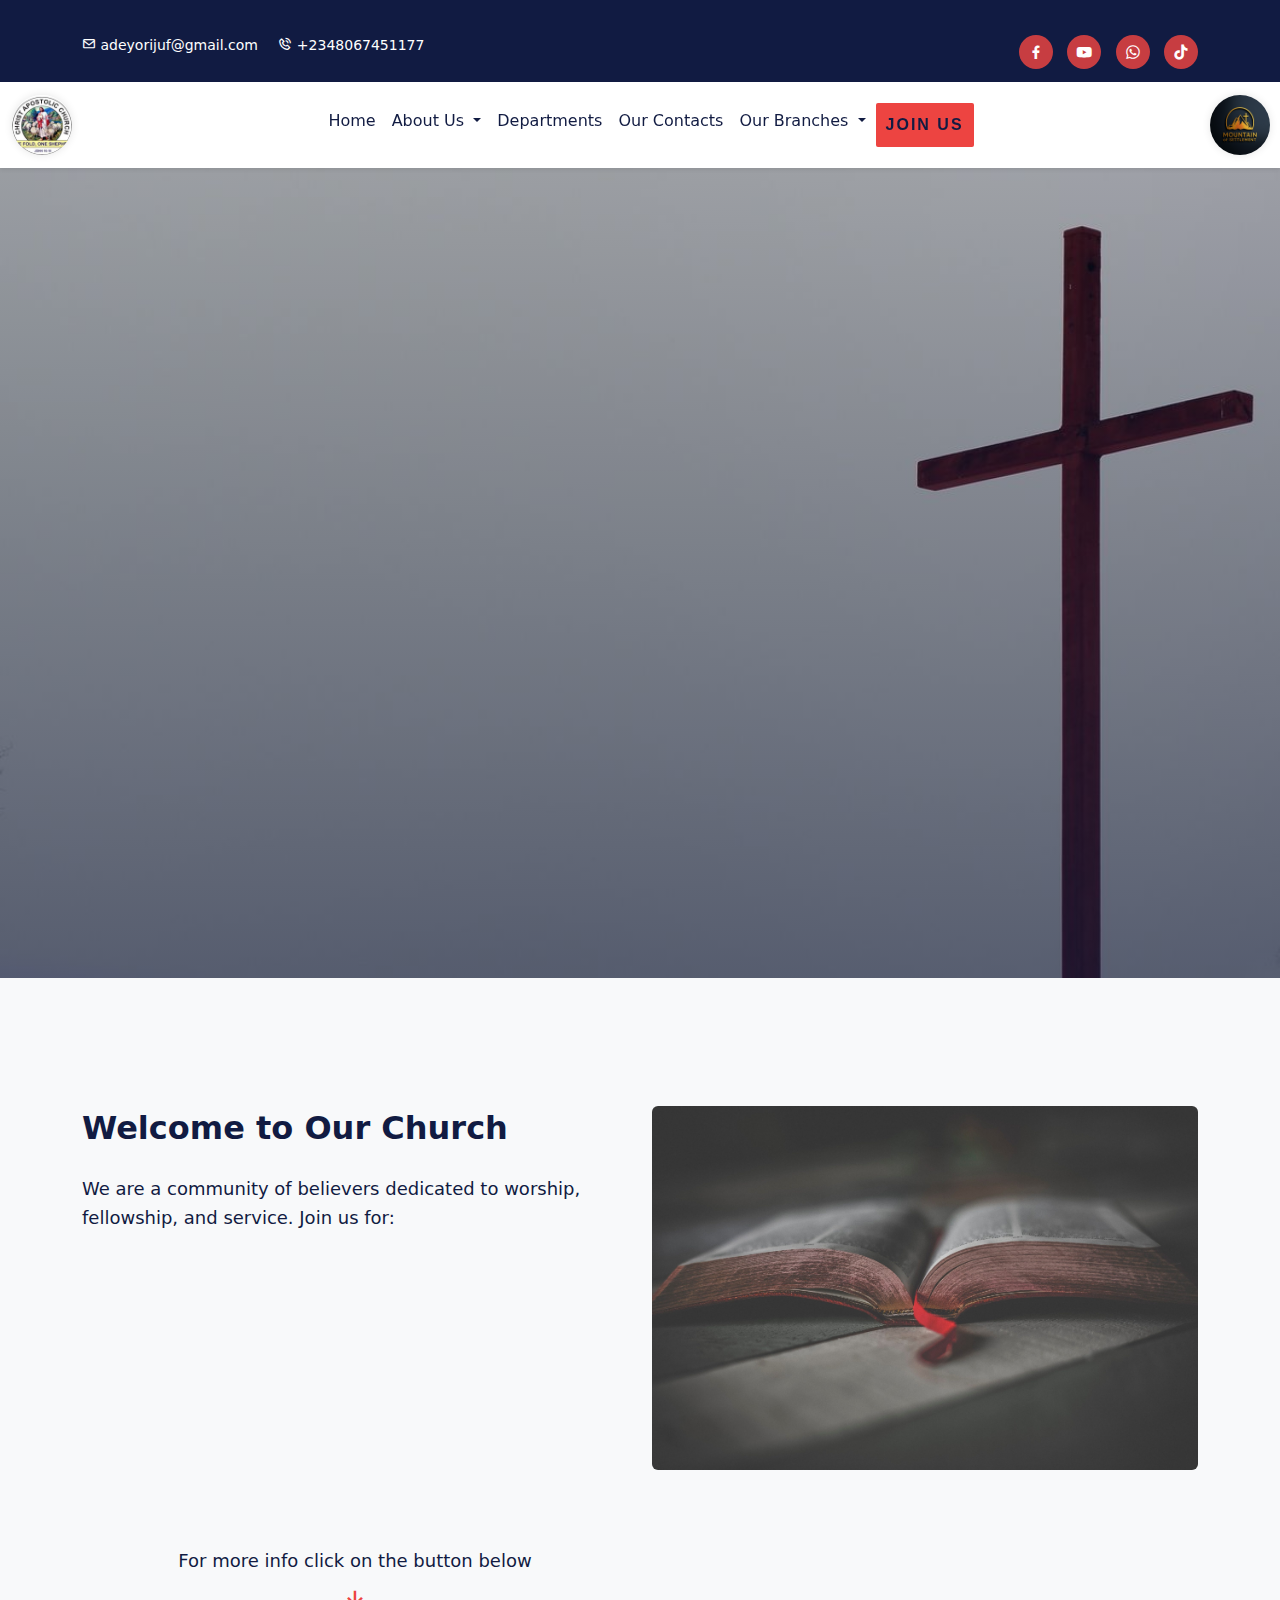
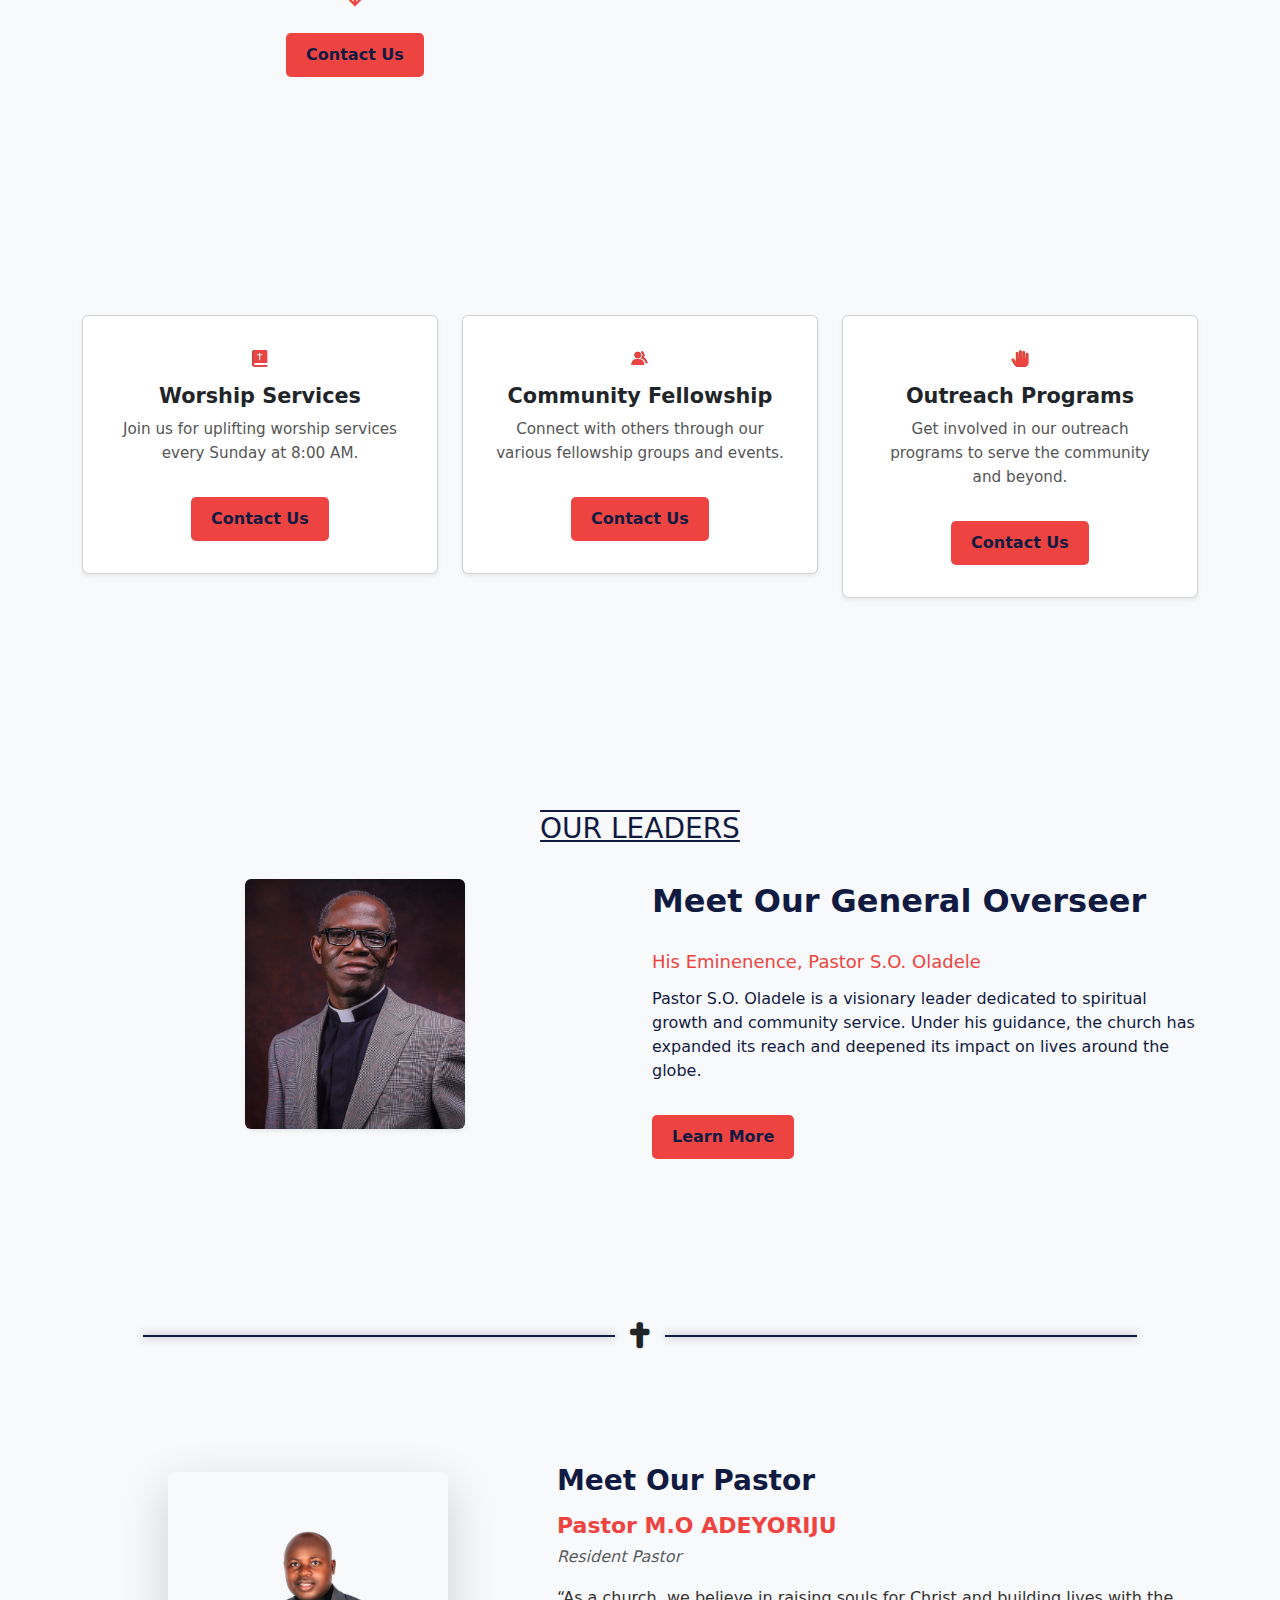
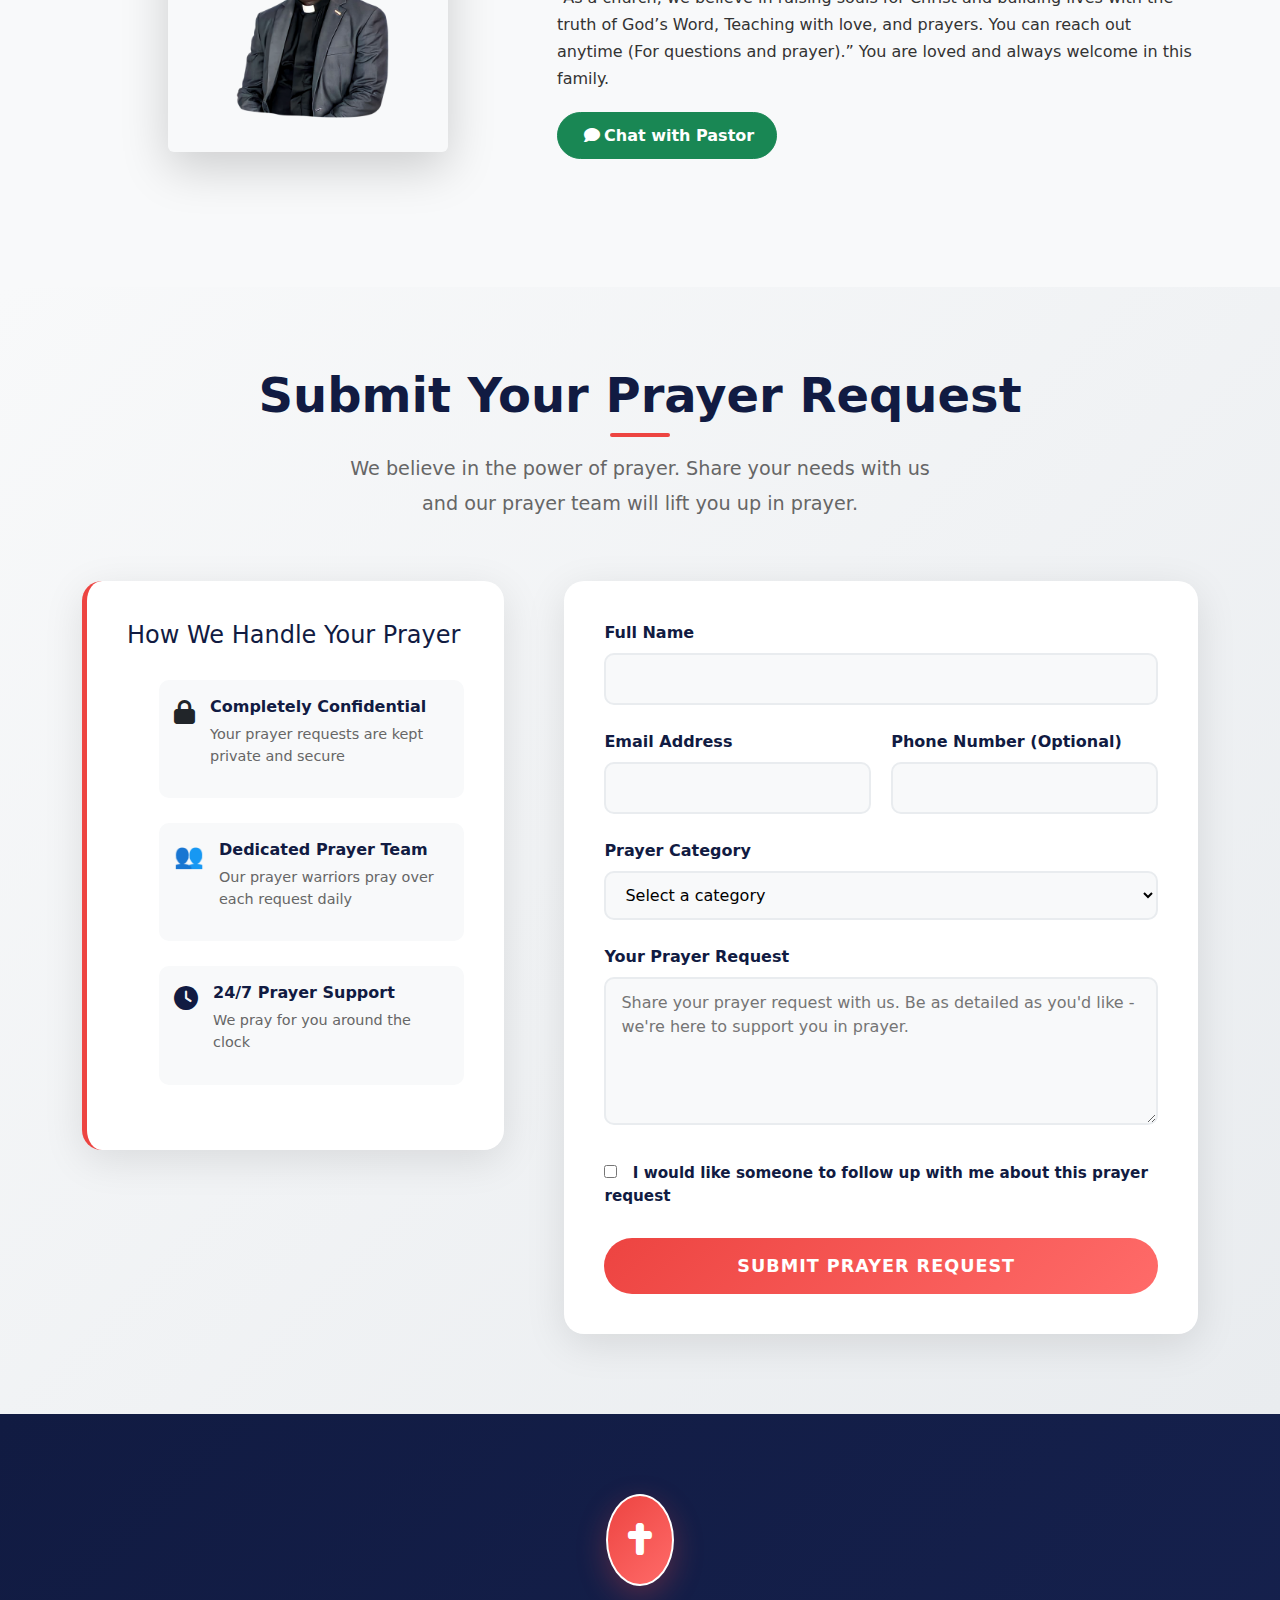
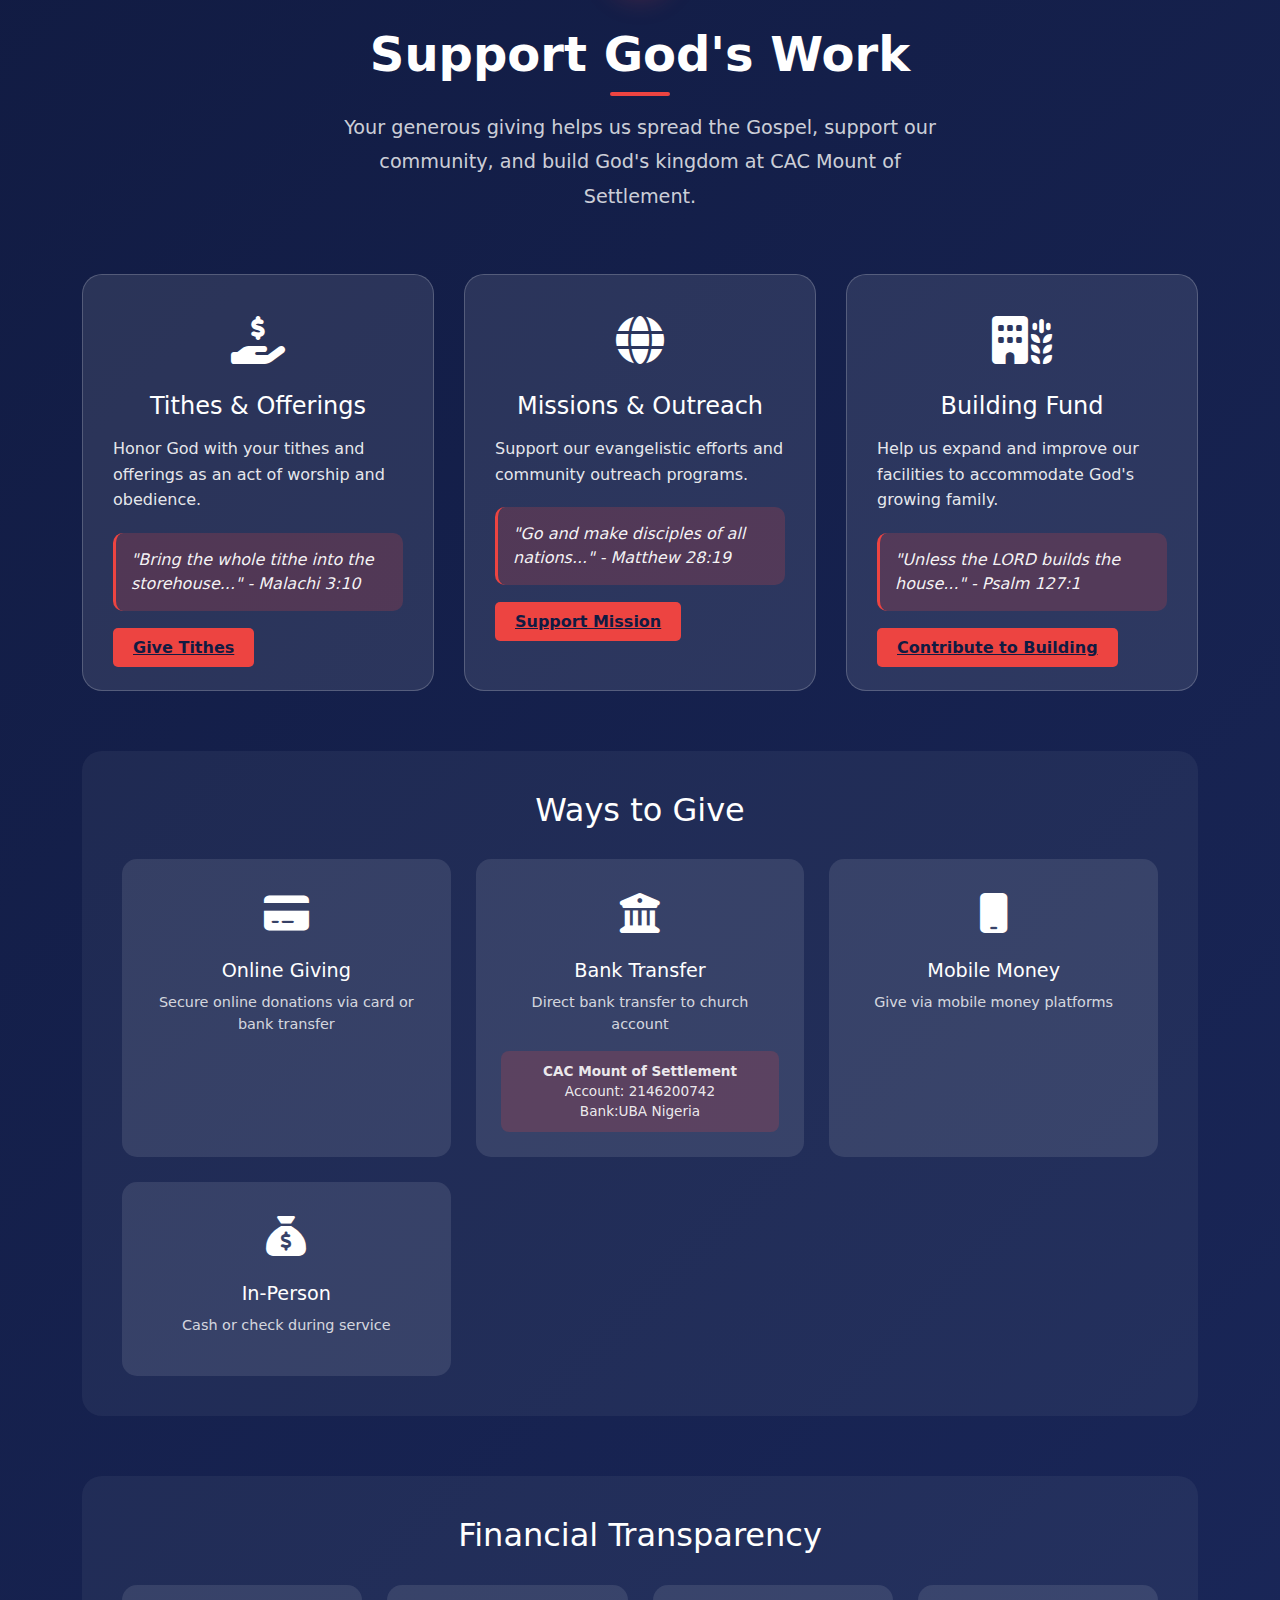
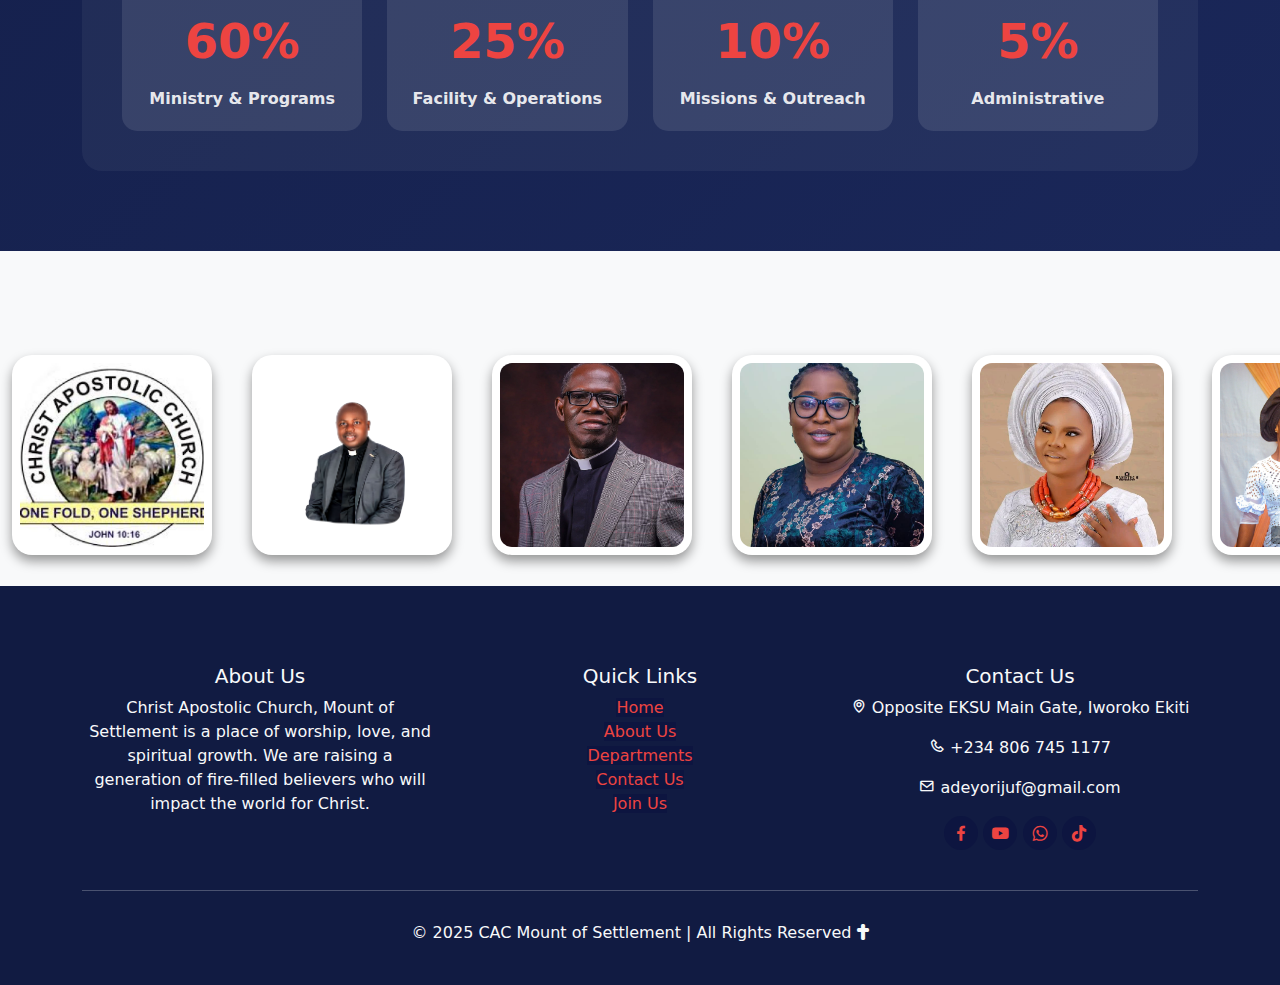
<file: index.html>
<!DOCTYPE html>
<html lang="en">

<head>
  <meta charset="UTF-8">
  <meta name="viewport" content="width=device-width,initial-scale=1.0">
  <title>My Church</title>
  <link rel="stylesheet" href="./css/style.css">
  <link rel="stylesheet" href="./css/bootstrap.min.css">
  <link href="https://unpkg.com/boxicons@2.1.4/css/boxicons.min.css" rel="stylesheet">
  <link href="https://cdnjs.cloudflare.com/ajax/libs/font-awesome/6.6.0/css/all.min.css" rel="stylesheet">




</head>

<body class="bg-light">
  <nav class="top-nav " id="home">
    <div class="container">
      <div class="row justify-content-between">
        <div class="col-auto">
          <p>
            <i class='bx bx-envelope'></i> <span>adeyorijuf@gmail.com</span>
            <i class='bx bx-phone-call ms-3'></i> <span>+2348067451177</span>
          </p>
        </div>
        <div class="col-auto">
          <div class="social-links">
            <a href="https://web.facebook.com/CACMTSFELLOWSHIP"><i class='bx bxl-facebook'></i></a>
            <a href="https://www.youtube.com/@CACMountOfSettlement"><i class='bx bxl-youtube'></i></a>
            <a href="https://wa.me/2347049598471"><i class='bx bxl-whatsapp'></i></a>
            <a href="https://www.tiktok.com/@cacmountofsettlement"><i class="bx bxl-tiktok"></i></a>
          </div>
        </div>
      </div>
    </div>
  </nav>

  <nav class="navbar navbar-expand-lg navbar-light bg-white sticky-top shadow-sm">
    <div class="container-fluid">
      <a class="navbar-brand" href="#"><img src="./img/CAC LOGO.jpg" alt="" class="logo"
          style="width: 100px;height: 100px;"></a>
      <button class="navbar-toggler" type="button" data-bs-toggle="collapse" data-bs-target="#navbarNav"
        aria-controls="navbarNav" aria-expanded="false" aria-label="Toggle navigation">
        <span class="navbar-toggler-icon"></span>
      </button>
      <div class="collapse navbar-collapse  mylink" id="navbarNav">
        <ul class="navbar-nav ">
          <li class="nav-item">
            <a class="nav-link " aria-current="page" href="AboutUs.html" style="color: #111B42;">Home</a>
          </li>
          <li class="nav-item dropdown">
            <a class="nav-link dropdown-toggle" href="AboutUs.html" id="navbarDropdown" role="button"
              data-bs-toggle="dropdown" aria-expanded="false" style="color:#111B42;">
              About Us
            </a>
            <ul class="dropdown-menu" aria-labelledby="navbarDropdown">
              <li><a class="dropdown-item" href="history.html">Our History</a></li>
              <li><a class="dropdown-item" href="mission.html">Our Mission</a></li>
              <li><a class="dropdown-item" href="ourvision.html">Our Vision</a></li>
              <li><a class="dropdown-item" href="corevalues.html">Core Values</a></li>
              <li><a class="dropdown-item" href="beliefs.html">Beliefs</a></li>


            </ul>
          </li>

         
             <li class="nav-item">
            <a class="nav-link " aria-current="page" href="Department.html" style="color: #111B42;">Departments</a>
          </li>
<li class="nav-item">
            <a class="nav-link"  aria-current="page"   href="Contact.html" style="color: #111B42;">Our Contacts</a>
          </li>

          <li class="nav-item dropdown">
            <a class="nav-link dropdown-toggle" href="Department.html" id="navbarDropdown" role="button"
              data-bs-toggle="dropdown" aria-expanded="false" style="color:#111B42;">
              Our Branches
            </a>
            <ul class="dropdown-menu" aria-labelledby="navbarDropdown">
              <li><a class="dropdown-item" href="CAC MTS.html">CAC MTS</a></li>
            </ul>
          </li>

          <div class="read">

            <a href="Contact.html" style=" margin: 2px ; text-decoration: none; " class="my ">JOIN US</a>

          </div>
      </div>
    </div>
    <img src="./img/ChatGPT Image Aug 25, 2025, 04_00_59 PM.png" alt="" class="logo">
  </nav>
  <section class="hero d-flex align-items-center text-center" style="background: linear-gradient(rgba(17, 27, 66, 0.276), rgba(17, 27, 66, 0.619)), 
           url('./img/newcross.jpg') center/cover no-repeat;">
    <div class="container">
      <h1 class="hero-title " style="color: #111B42;"> Christ Apostolic Church </h1>
      <h3>Mount Of Settlement</h3>
      <h2 class="verse">
        "Come unto me, all ye that labour and are heavy laden,and I will give you rest.</span>"
      </h2>
      <p class="verse-ref"> Matthew 11:28</p>
      <p class="hero-subtitle" style="color: #111B42;">Raising a generation of fire-filled believers</p>
      <a href="Contact.html" class="btn mybtn  hero-btn">Join Us</a>
    </div>
  </section>




  <section>
    <div class="container mt-5 mb-5">
      <div class="row">
        <div class="col-md-6">
          <h2 class="mb-4  first">Welcome to Our Church</h2>
          <p class="blue info-text">We are a community of believers dedicated to worship, fellowship, and service. Join
            us for:</p>
          <ul class="activities">
            <li>Sunday Worship: 8:00 AM</li>
            <li>Tuesday Bible Study: 5:00 PM</li>
            <li>Wednesday Word Encounter: 6:00pm</li>
            <li>Every last sunday: CrossOver: 10:00pm</li>
            <li>Youth Group: Fridays at 6:00 PM</li>
          </ul>

          <p class="blue bag"> Whether you are new to the area or looking for a place of worship, we invite you to come
            and experience the love of Christ with us.</p>
          <div class="more-info text-center mt-4">
            <p class="info-text">
              For more info click on the button below
            </p>
            <i class='bx bx-down-arrow-alt arrow-down'></i>
            <br>


            <a href="Contact.html" class="btn mybtn mt-3" style="background-color:  #ed4441;border: none; padding: 10px 20px; 
                color: #111B42; font-weight: 700;">Contact Us</a>
          </div>

        </div>
        <div class="col-md-6 text-center" data-aos="fade-left" data-aos-duration="2000">
          <img src="./img/bible.jpg" alt="Church Image" class="img-fluid rounded">
        </div>
      </div>
    </div>
  </section>

  <section>
    <div class="container mb-5F">
      <div class="row text-center">
        <div class="col-md-4  back">
          <div class="card shadow-sm p-3 mb-5 bg-white rounded">
            <div class="card-body">
              <i class='bx bxs-bible icon mb-3' style="color: #ed4441;"></i>
              <h5 class="card-title">Worship Services</h5>
              <p class="card-text">Join us for uplifting worship services every Sunday at 8:00 AM.</p>
             <a href="Contact.html" class="btn mybtn mt-3" style="background-color:  #ed4441;border: none; padding: 10px 20px; 
                color: #111B42; font-weight: 700;">Contact Us</a>
            </div>
          </div>
        </div>
        <div class="col-md-4">
          <div class="card shadow-sm p-3 mb-5 bg-white rounded">
            <div class="card-body">
              <i class='bx bxs-group icon mb-3' style="color: #ed4441;"></i>
              <h5 class="card-title">Community Fellowship</h5>
              <p class="card-text">Connect with others through our various fellowship groups and events.</p>
 <a href="Contact.html" class="btn mybtn mt-3" style="background-color:  #ed4441;border: none; padding: 10px 20px; 
                color: #111B42; font-weight: 700;">Contact Us</a>
            </div>
          </div>
        </div>
        <div class="col-md-4">
          <div class="card shadow-sm p-3 mb-5 bg-white rounded">
            <div class="card-body">
              <i class='bx bxs-hand icon mb-3' style="color: #ed4441;"></i>
              <h5 class="card-title">Outreach Programs</h5>
              <p class="card-text">Get involved in our outreach programs to serve the community and beyond.</p>
               <a href="Contact.html" class="btn mybtn mt-3" style="background-color:  #ed4441;border: none; padding: 10px 20px; 
                color: #111B42; font-weight: 700;">Contact Us</a>
            </div>
          </div>
        </div>
      </div>
    </div>
  </section>

  <!-- Our GENERAL OVERSEER -->
  <section>
<h3 style="color:#111B42; text-align: center; padding: 3px; margin: 3px;
 text-decoration: overline underline; ">OUR LEADERS</h3>
    <div class="container mb-5">
      <div class="row ">
        <div class="col-md-6 text-center">
          <img src="./img/Pastor-S.-O.-Oladele (1).jpg" alt="General Overseer" class=" rounded shadow-sm"
            style="height: 250px;">
        </div>
        <div class="col-md-6">
          <h2 class="mb-4 first">Meet Our General Overseer</h2>
          <p class="blue info-text" style="color: #ed4441;">His Eminenence, Pastor S.O. Oladele</p>
          <p style="color: #111B42;"> Pastor S.O. Oladele is a visionary leader
            dedicated to spiritual growth and community service.
            Under his guidance, the church has expanded its reach and deepened its impact on lives around the globe.
          </p>

          <a href="Our History.html" class="btn mybtn mt-3" style="background-color:  #ed4441;border: none; padding: 10px 20px; 
                color: #111B42; font-weight: 700;">Learn More</a>

        </div>
      </div>
  </section>
  <div class="divider">
      <span class="line"></span>
      <span class="icon"><i class="fa-solid fa-cross"></i></span>
      <span class="line"></span>
    </div> 

  <!-- Our PASTOR -->
   <section class="pastor py-5">
  <div class="container">
    <div class="row align-items-center">
      
      <div class="col-md-5 text-center mb-4 mb-md-0">
        <img src="./img/pastor adeyoriju_083418[1].png" alt="Our Pastor" 
             class="img-fluid rounded shadow-lg" width="280">
      </div>
      
      <div class="col-md-7">
        <h2 class="mb-3">Meet Our Pastor</h2>
        <h4>Pastor M.O ADEYORIJU</h4>
        <p class="pastor-title text-muted">Resident Pastor</p>
        <p class="pastor-message">
          “As a church, we believe in raising souls for Christ and 
          building lives with the truth of God’s Word, Teaching with love, and prayers. You can reach out anytime (For questions and prayer).”
          You are loved and always welcome in this family.

        </p>
        <a href="https://wa.me/+2348067451177" target="_blank" 
           class="btn btn-success">
           <i class="fa-solid fa-comment" style="margin: 2px; padding: 2px;"></i>Chat with Pastor
        </a>
      </div>
    </div>
  </div>
</section>


<section>
  <section class="prayer-section">
        <div class="container">
            <div class="section-header">
                <h2 class="section-title">Submit Your Prayer Request</h2>
                <p class="section-subtitle">We believe in the power of prayer. Share your needs with us and our prayer team will lift you up in prayer.</p>
            </div>
            <div class="prayer-content">
                <div class="prayer-info">
                    <div class="info-card">
                        <h3>How We Handle Your Prayer</h3>
                        <ul class="prayer-features">
                            <li>
                                <span class="feature-icon"><i class="fa-solid fa-lock"></i></span>
                                <div>
                                    <strong>Completely Confidential</strong>
                                    <p>Your prayer requests are kept private and secure</p>
                                </div>
                            </li>
                            <li>
                                <span class="feature-icon">👥</span>
                                <div>
                                    <strong>Dedicated Prayer Team</strong>
                                    <p>Our prayer warriors pray over each request daily</p>
                                </div>
                            </li>
                            <li>
                                <span class="feature-icon"><i class="fa-solid fa-clock" style="color: #111B42;"></i></span>
                                <div>
                                    <strong>24/7 Prayer Support</strong>
                                    <p>We pray for you around the clock</p>
                                </div>
                            </li>
                        </ul>
                    </div>
                </div>

                <div class="prayer-form-container">
                    <form class="prayer-form" id="prayerForm"><i class="fa-thin fa-box-open"></i>
                        <div class="form-group">
                            <label for="fullName">Full Name</label>
                            <input type="text" id="fullName" name="fullName" required>
                        </div>

                        <div class="form-row">
                            <div class="form-group">
                                <label for="email">Email Address</label>
                                <input type="email" id="email" name="email" required>
                            </div>
                            <div class="form-group">
                                <label for="phone">Phone Number (Optional)</label>
                                <input type="tel" id="phone" name="phone">
                            </div>
                        </div>

                        <div class="form-group">
                            <label for="prayerType">Prayer Category</label>
                            <select id="prayerType" name="prayerType" required>
                                <option value="">Select a category</option>
                                <option value="healing">Healing & Health</option>
                                <option value="family">Family & Relationships</option>
                                <option value="financial">Financial Breakthrough</option>
                                <option value="spiritual">Spiritual Growth</option>
                                <option value="guidance">Guidance & Direction</option>
                                <option value="thanksgiving">Thanksgiving</option>
                                <option value="other">Other</option>
                            </select>
                        </div>

                        <div class="form-group">
                            <label for="prayerRequest">Your Prayer Request</label>
                            <textarea id="prayerRequest" name="prayerRequest" rows="5" placeholder="Share your prayer request with us. Be as detailed as you'd like - we're here to support you in prayer." required></textarea>
                        </div>

                        <div class="form-group checkbox-group">
                            <label class="checkbox-label">
                                <input type="checkbox" id="followUp" name="followUp">
                                <span class="checkmark"></span>
                                I would like someone to follow up with me about this prayer request
                            </label>
                        </div>

                        <button type="submit" class="submit-btn">
                            <span class="btn-text">Submit Prayer Request</span>
                            <span class="btn-icon"></span>
                        </button>
                    </form>
                </div>
            </div>
        </div>
    </section>

    <!-- Give/Donate Section -->
    <section class="donate-section">
        <div class="container">
            <div class="section-header">
                <div class="icon-wrapper">
                    <div class="donate-icon"><i class="fa-solid fa-cross"></i></div>
                </div>
                <h2 class="section-title">Support God's Work</h2>
                <p class="section-subtitle">Your generous giving helps us spread the Gospel, support our community, and build God's kingdom at CAC Mount of Settlement.</p>
            </div>

            <div class="donate-content">
                <div class="giving-options">
                    <div class="giving-card tithes">
                        <div class="card-header">
                            <div class="card-icon"><i class="fa-solid fa-hand-holding-dollar"></i></div>
                            <h3>Tithes & Offerings</h3>
                        </div>
                        <div class="card-content">
                            <p>Honor God with your tithes and offerings as an act of worship and obedience.</p>
                            <div class="scripture">
                                "Bring the whole tithe into the storehouse..." - Malachi 3:10
                            </div>
                            <a href="Contact.html" class="mybtn">Give Tithes</a>
                        </div>
                    </div>

                    <div class="giving-card missions">
                        <div class="card-header">
                            <div class="card-icon"><i class="fa-solid fa-globe"></i></div>
                            <h3>Missions & Outreach</h3>
                        </div>
                        <div class="card-content">
                            <p>Support our evangelistic efforts and community outreach programs.</p>
                            <div class="scripture">
                                "Go and make disciples of all nations..." - Matthew 28:19
                            </div>
                           <a href="Contact.html" class="mybtn">Support Mission</a>
                        </div>
                    </div>

                    <div class="giving-card building">
                        <div class="card-header">
                            <div class="card-icon"><i class="fa-solid fa-building-wheat"></i></div>
                            <h3>Building Fund</h3>
                        </div>
                        <div class="card-content">
                            <p>Help us expand and improve our facilities to accommodate God's growing family.</p>
                            <div class="scripture">
                                "Unless the LORD builds the house..." - Psalm 127:1
                            </div>
                           <a href="Contact.html" class="mybtn">Contribute to Building</a>
                        </div>
                    </div>
                </div>

                <div class="giving-methods">
                    <h3>Ways to Give</h3>
                    <div class="methods-grid">
                        <div class="method-card">
                            <div class="method-icon"><i class="fa-solid fa-credit-card"></i></div>
                            <h4>Online Giving</h4>
                            <p>Secure online donations via card or bank transfer</p>
                        </div>
                        <div class="method-card">
                            <div class="method-icon"><i class="fa-solid fa-building-columns"></i></div>
                            <h4>Bank Transfer</h4>
                            <p>Direct bank transfer to church account</p>
                            <div class="bank-details">
                                <strong>CAC Mount of Settlement</strong><br>
                                <span>Account: 2146200742</span><br>
                                <span>Bank:UBA  Nigeria</span>
                            </div>
                        </div>
                        <div class="method-card">
                            <div class="method-icon"><i class="fa-solid fa-mobile"></i></div>
                            <h4>Mobile Money</h4>
                            <p>Give via mobile money platforms</p>
                        </div>
                        <div class="method-card">
                            <div class="method-icon"><i class="fa-solid fa-sack-dollar"></i></div>
                            <h4>In-Person</h4>
                            <p>Cash or check during service</p>
                        </div>
                    </div>
                </div>

                <div class="transparency-section">
                    <h3>Financial Transparency</h3>
                    <div class="transparency-content">
                        <div class="transparency-item">
                            <div class="percentage">60%</div>
                            <div class="label">Ministry & Programs</div>
                        </div>
                        <div class="transparency-item">
                            <div class="percentage">25%</div>
                            <div class="label">Facility & Operations</div>
                        </div>
                        <div class="transparency-item">
                            <div class="percentage">10%</div>
                            <div class="label">Missions & Outreach</div>
                        </div>
                        <div class="transparency-item">
                            <div class="percentage">5%</div>
                            <div class="label">Administrative</div>
                        </div>
                    </div>
                </div>
            </div>
        </div>
    </section>

    <!-- Success Messages -->
    <div id="successMessage" class="success-modal hidden">
        <div class="modal-content">
            <div class="success-icon"><i class="fa-solid fa-check"></i></div>
            <h3>Thank You!</h3>
            <p id="successText"></p>
            <button onclick="closeSuccessMessage()" class="close-btn">Close</button>
        </div>
    </div>

</section>

<!-- Family Rolling Gallery -->
<section class="rolling-images py-4">
  <div class="container-fluid">
    <div class="rolling-wrapper">
      <!-- First set -->
      <img src="./img/CAC LOGO.jpg" alt="CAC Logo">
      <img src="./img/pastor adeyoriju_083418[1].png" alt="Resident Pastor">
      <img src="./img/Pastor-S.-O.-Oladele (1).jpg" alt="General Overseer">
      <img src="./img/mum.jpg" alt="Good Women Coordinator">
      <img src="./img/mumoyin.jpg" alt="Good Women Secretary">
      <img src="./img/sunday-40.jpg" alt="Good Women PRO">
      <img src="./img/brothercoordinator.jpg" alt="Youth Brother Coordinator">
      <img src="./img/mummie2.jpg" alt="Youth Sister Coordinator">
      <img src="./img/faith0.jpg" alt="Youth Gen Secretary">
      <img src="./img/broadekunle2.jpg" alt="Choir Coordinator">
      <img src="./img/WhatsApp Image 2025-08-29 at 21.30.19_c28d7bfc.jpg" alt="Resident Pastor">
      <img src="./img/churchlogo.png" alt="Church Logo">

      <!-- Duplicate set for smooth loop -->
      <img src="./img/CAC LOGO.jpg" alt="CAC Logo">
      <img src="./img/pastor adeyoriju_083418[1].png" alt="Resident Pastor">
      <img src="./img/Pastor-S.-O.-Oladele (1).jpg" alt="General Overseer">
      <img src="./img/mum.jpg" alt="Good Women Coordinator">
      <img src="./img/mumoyin.jpg" alt="Good Women Secretary">
      <img src="./img/sunday-40.jpg" alt="Good Women PRO">
      <img src="./img/brothercoordinator.jpg" alt="Youth Brother Coordinator">
      <img src="./img/mummie2.jpg" alt="Youth Sister Coordinator">
      <img src="./img/faith0.jpg" alt="Youth Gen Secretary">
      <img src="./img/broadekunle2.jpg" alt="Choir Coordinator">
      <img src="./img/WhatsApp Image 2025-08-29 at 21.30.19_c28d7bfc.jpg" alt="Resident Pastor">
      <img src="./img/churchlogo.png" alt="Church Logo">
    </div>
  </div>
</section>



<!-- Footer -->
<footer class="footer  text-light pt-5">
  <div class="container">
    <div class="row">

      <!-- About Section -->
      <div class="col-md-4 mb-4">
        <h5 class="footer-title">About Us</h5>
        <p class="footer-text">
          Christ Apostolic Church, Mount of Settlement is a place of worship, love, 
          and spiritual growth. We are raising a generation of fire-filled believers 
          who will impact the world for Christ.
        </p>
      </div>

      <!-- Quick Links -->
      <div class="col-md-4 mb-4">
        <h5 class="footer-title">Quick Links</h5>
        <ul class="list-unstyled footer-links">
          <li><a href="index.html">Home</a></li>
          <li><a href="AboutUs.html">About Us</a></li>
          <li><a href="Department.html">Departments</a></li>
          <li><a href="Contact.html">Contact Us</a></li>
          <li><a href="JOINUS.html">Join Us</a></li>
        </ul>
      </div>

      
      <div class="col-md-4 mb-4">
        <h5 class="footer-title">Contact Us</h5>
        <p><i class='bx bx-map'></i> Opposite EKSU Main Gate, Iworoko Ekiti</p>
        <p><i class='bx bx-phone'></i> +234 806 745 1177</p>
        <p><i class='bx bx-envelope'></i> adeyorijuf@gmail.com</p>

        <div class="social-links mt-3">
          <a href="https://facebook.com/C.A.Cmountofsettlement,EksuAdo-Ekiti"><i class='bx bxl-facebook'></i></a>
          <a href="https://youtube.com/cacmountofsettlement"><i class='bx bxl-youtube'></i></a>
          <a href="https://wa.me/2347049598471"><i class='bx bxl-whatsapp'></i></a>
            <a href="https://www.tiktok.com/@cacmountofsettlement"><i class="bx bxl-tiktok"></i></a>
         
        </div>
      </div>
    </div>
   

    <div></div>

    <hr class="footer-divider">

    <!-- Copyright -->
    <div class="row">
      <div class="col-md-12 text-center">
        <p class="mb-0">&copy; 2025 CAC Mount of Settlement | All Rights Reserved <i class="fa-solid fa-cross"></i></p>
      </div>
    </div>
  </div>
</footer>


<script>
  document.addEventListener("DOMContentLoaded", function () {
    const items = document.querySelectorAll(".activities li");

    const observer = new IntersectionObserver((entries) => {
      entries.forEach((entry) => {
        if (entry.isIntersecting) {
          entry.target.classList.add("show");
          observer.unobserve(entry.target); 
        }
      });
    }, { threshold: 0.2 });

    items.forEach((item) => {
      observer.observe(item);
    });
  });
</script>
<script>
  AOS.init();
</script>
<script>
  AOS.init({
    duration: 2000,
  });
</script>

  <script src="./js/jquery-3.7.1.min.js"></script>
  <script src="./js/bootstrap.bundle.min.js"></script>
  <script src="./js/index.js"></script>
  <script src="./js/app.js"></script>
  <script src="./js/aos.js"></script>
</body>

</html>
</file>
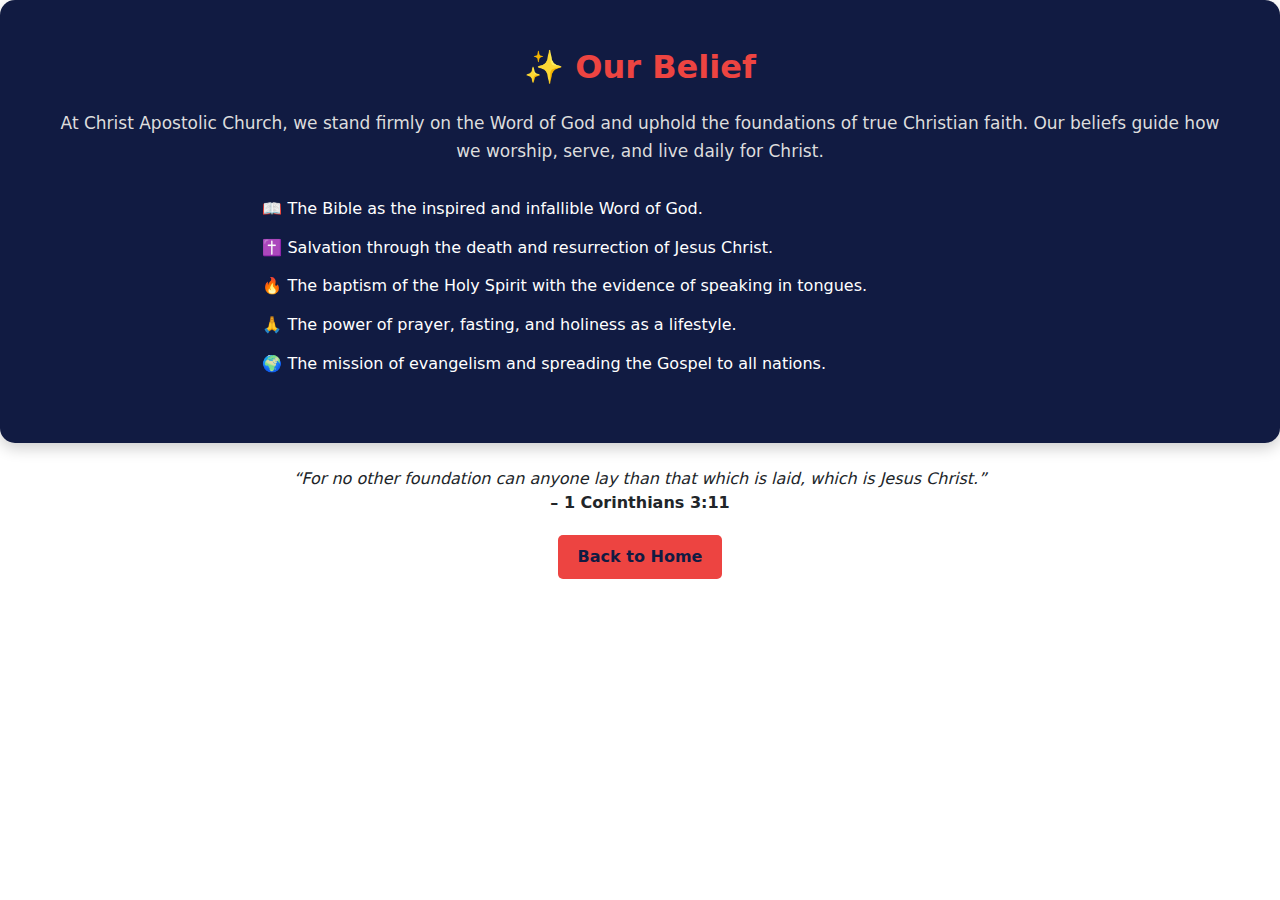
<file: beliefs.html>
<!DOCTYPE html>
<html lang="en">
<head>
    <meta charset="UTF-8">
    <meta name="viewport" content="width=device-width, initial-scale=1.0">
    <title>Document</title>
    <link rel="stylesheet" href="./css/bootstrap.min.css">
    <link href="https://unpkg.com/boxicons@2.1.4/css/boxicons.min.css" rel="stylesheet">
    <link rel="stylesheet" href="./css/style.css">
    <link rel="stylesheet" href="./index.html">
    <link rel="stylesheet" href="./AboutUs.html">

</head>
<body>
    <!-- OUR BELIEF -->
<section class="belief py-5">
  <div class="container text-center">
    <h2 class="mb-4">✨ Our Belief</h2>
    <p class="intro-text mb-4">
      At Christ Apostolic Church, we stand firmly on the Word of God and uphold 
      the foundations of true Christian faith. Our beliefs guide how we worship, 
      serve, and live daily for Christ.
    </p>

    <div class="row justify-content-center">
      <div class="col-md-8">
        <ul class="belief-list text-start">
          <li>📖 The Bible as the inspired and infallible Word of God.</li>
          <li>✝️ Salvation through the death and resurrection of Jesus Christ.</li>
          <li>🔥 The baptism of the Holy Spirit with the evidence of speaking in tongues.</li>
          <li>🙏 The power of prayer, fasting, and holiness as a lifestyle.</li>
          <li>🌍 The mission of evangelism and spreading the Gospel to all nations.</li>
        </ul>
      </div>
    </div>
  </div>
</section>
<!-- Closing Scripture Banner -->
<section class="belief-verse py-4">
  <div class="container text-center">
    <p class="mb-0">
      <em>“For no other foundation can anyone lay than that which is laid, which is Jesus Christ.”</em>  
      <br> <strong>– 1 Corinthians 3:11</strong>
    </p>
    <a href="index.html" class="btn urs  hero-btn" style="background-color: #dfe3f0;">Back to Home</a>
  </div>
</section>


  
  <script src="./js/bootstrap.bundle.min.js"></script>
  <script src="./js/index.js"></script>
</body>
</html>
</file>
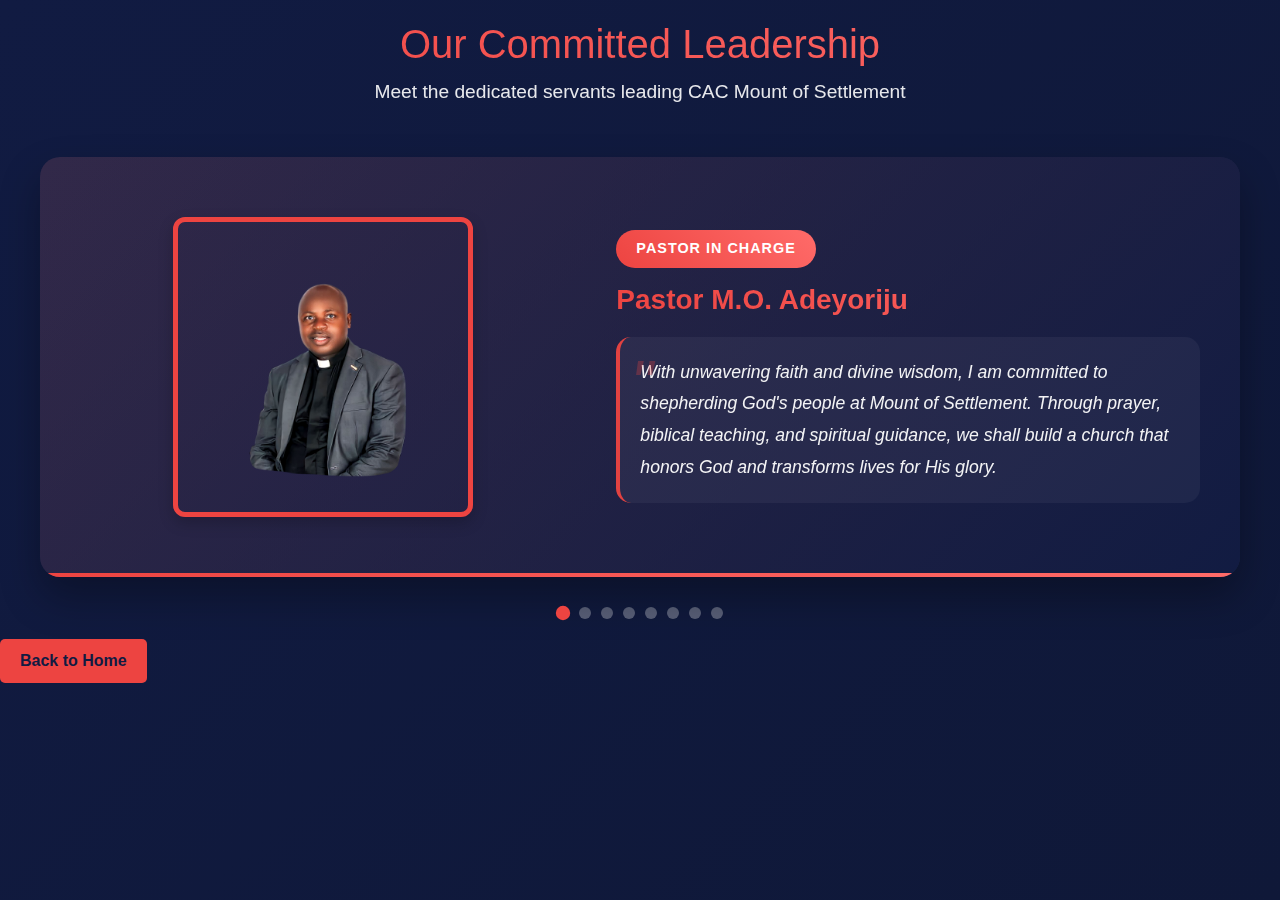
<file: CAC MTS.html>
<!DOCTYPE html>
<html lang="en">
<head>
    <meta charset="UTF-8">
    <meta name="viewport" content="width=device-width, initial-scale=1.0">
   <title>CAC Mount of Settlement - Our Leadership</title>
      <link rel="stylesheet" href="./css/bootstrap.min.css">
  <link href="https://unpkg.com/boxicons@2.1.4/css/boxicons.min.css" rel="stylesheet">
<link href="https://cdnjs.cloudflare.com/ajax/libs/font-awesome/6.5.0/css/all.min.css" rel="stylesheet">
  <link rel="stylesheet" href="./css/style.css">
  <link rel="stylesheet" href="./index.html">

    <!-- Our Leaders Section -->

    
    <style>
        * {
            margin: 0;
            padding: 0;
            box-sizing: border-box;
        }

        body {
            font-family: 'Arial', sans-serif;
            background: linear-gradient(135deg, #111B42 0%, #0f1838 100%);
            min-height: 100vh;
            padding: 20px 0;
        }

        .section-header {
            text-align: center;
            margin-bottom: 50px;
            color: white;
        }

        .section-header h1 {
            font-size: 2.5rem;
            margin-bottom: 10px;
            background: linear-gradient(45deg, #ED4441, #ff6b69);
            -webkit-background-clip: text;
            -webkit-text-fill-color: transparent;
            background-clip: text;
        }

        .section-header p {
            font-size: 1.2rem;
            opacity: 0.9;
        }

        .slider-container {
            max-width: 1200px;
            margin: 0 auto;
            position: relative;
            overflow: hidden;
            border-radius: 20px;
            box-shadow: 0 20px 40px rgba(0, 0, 0, 0.3);
            background: rgba(255, 255, 255, 0.05);
            /* backdrop-filter: blur(10px); */
        }

        .slider-wrapper {
            display: flex;
            transition: transform 0.8s cubic-bezier(0.4, 0, 0.2, 1);
        }

        .slide {
            min-width: 100%;
            display: flex;
            align-items: center;
            padding: 60px 40px;
            gap: 50px;
            background: linear-gradient(135deg, rgba(17, 27, 66, 0.9), rgba(15, 24, 56, 0.8));
        }

        .slide.pastor {
            background: linear-gradient(135deg, rgba(237, 68, 65, 0.1), rgba(17, 27, 66, 0.95));
        }

        .image-section {
            flex: 1;
            display: flex;
            justify-content: center;
            align-items: center;
        }

        .leader-image {
            width: 300px;
            height: 300px;
            border-radius: 50%;
            object-fit: cover;
            border: 5px solid #ED4441;
            box-shadow: 0 15px 30px rgba(237, 68, 65, 0.3);
            transition: transform 0.3s ease;
        }

        .leader-image:hover {
            transform: scale(1.05);
        }

        .content-section {
            flex: 1.2;
            color: white;
        }

        .leader-role {
            display: inline-block;
            background: linear-gradient(45deg, #ED4441, #ff6b69);
            color: white;
            padding: 8px 20px;
            border-radius: 25px;
            font-size: 0.9rem;
            font-weight: 600;
            text-transform: uppercase;
            letter-spacing: 1px;
            margin-bottom: 15px;
        }

        .leader-name {
            font-size: 2.5rem;
            font-weight: 700;
            margin-bottom: 20px;
            background: linear-gradient(45deg, white, #f0f0f0);
            -webkit-background-clip: text;
            -webkit-text-fill-color: transparent;
            background-clip: text;
        }

        .pastor .leader-name {
            background: linear-gradient(45deg, #ED4441, #ff6b69);
            -webkit-background-clip: text;
            -webkit-text-fill-color: transparent;
            background-clip: text;
        }

        .commitment-message {
            font-size: 1.1rem;
            line-height: 1.8;
            opacity: 0.95;
            font-style: italic;
            position: relative;
            padding: 20px;
            background: rgba(255, 255, 255, 0.05);
            border-radius: 15px;
            border-left: 4px solid #ED4441;
        }

        .commitment-message::before {
            content: '"';
            font-size: 4rem;
            color: #ED4441;
            position: absolute;
            top: -10px;
            left: 10px;
            opacity: 0.3;
        }

        .slider-indicators {
            display: flex;
            justify-content: center;
            gap: 10px;
            margin-top: 30px;
        }

        .indicator {
            width: 12px;
            height: 12px;
            border-radius: 50%;
            background: rgba(255, 255, 255, 0.3);
            cursor: pointer;
            transition: all 0.3s ease;
        }

        .indicator.active {
            background: #ED4441;
            transform: scale(1.2);
        }

        .progress-bar {
            height: 4px;
            background: rgba(255, 255, 255, 0.1);
            position: absolute;
            bottom: 0;
            left: 0;
            right: 0;
        }

        .progress-fill {
            height: 100%;
            background: linear-gradient(90deg, #ED4441, #ff6b69);
            width: 0%;
            transition: width 0.1s linear;
        }

        @media (max-width: 768px) {
            .slide {
                flex-direction: column;
                text-align: center;
                padding: 40px 20px;
            }
            
            .leader-image {
                width: 200px;
                height: 200px;
            }
            
            .leader-name {
                font-size: 2rem;
            }
            
            .commitment-message {
                font-size: 1rem;
            }
        }
    </style>
</head>
<body>
    <div class="section-header">
        <h1>Our Committed Leadership</h1>
        <p>Meet the dedicated servants leading CAC Mount of Settlement</p>
    </div>

    <div class="slider-container">
        <div class="slider-wrapper" id="sliderWrapper">
            <!-- Pastor Slide -->
            <div class="slide pastor">
                <div class="image-section">
                    <img src="./img/pastor adeyoriju_083418[1].png" alt="Pastor M.O. Adeyoriju" class="leader-image">
                </div>
                <div class="content-section">
                    <div class="leader-role"> Pastor in Charge</div>
                    <h2 class="leader-name">Pastor M.O. Adeyoriju</h2>
                    <div class="commitment-message">
                        With unwavering faith and divine wisdom, I am committed to shepherding God's people at Mount of Settlement. Through prayer, biblical teaching, and spiritual guidance, we shall build a church that honors God and transforms lives for His glory.
                    </div>
                </div>
            </div>

           

            <!-- Youth Brother Coordinator -->
            <div class="slide">
                <div class="image-section">
                    <img src="./img/brothercoordinator.jpg" alt="Youth Brother Coordinator" class="leader-image">
                </div>
                <div class="content-section">
                    <div class="leader-role">Youth Brother Coordinator</div>
                    <h2 class="leader-name">Brother Ayodele Samuel </h2>
                    <div class="commitment-message">
                        My commitment is to build strong, God-fearing young men who will be pillars in the church. Through discipleship, leadership training, and fellowship, we will develop brothers who serve with integrity and help Mount of Settlement flourish.
                    </div>
                </div>
            </div>
             <!-- Youth Sister Coordinator -->
            <div class="slide">
                <div class="image-section">
                    <img src="./img/mummie2.jpg" alt="Youth Sister Coordinator" class="leader-image">
                </div>
                <div class="content-section">
                    <div class="leader-role">Youth Sister Coordinator</div>
                    <h2 class="leader-name">Sister Babalola Ayomide</h2>
                    <div class="commitment-message">
                        I am dedicated to nurturing our young women in faith, character, and purpose. Through mentorship, biblical teachings, and sisterly love, we will raise godly daughters who will impact their generation and contribute to the growth of Mount of Settlement.
                    </div>
                </div>
            </div>

            <!-- Youth General Secretary -->
            <div class="slide">
                <div class="image-section">
                    <img src="./img/faith0.jpg" alt="Youth General Secretary" class="leader-image">
                </div>
                <div class="content-section">
                    <div class="leader-role">ASS.Youth General Secretary</div>
                    <h2 class="leader-name"> Sister Faith </h2>
                    <div class="commitment-message">
                        I am committed to excellence in organizing and coordinating youth activities that build faith and foster unity. Through effective planning, communication, and administrative support, I will ensure our youth ministry thrives and contributes significantly to church growth.
                    </div>
                </div>
            </div>

            <!-- Good Women Coordinator -->
            <div class="slide">
                <div class="image-section">
                    <img src="./img/mum.jpg" alt="Good Women Coordinator" class="leader-image">
                </div>
                <div class="content-section">
                    <div class="leader-role">Good Women Coordinator</div>
                    <h2 class="leader-name">MRS ADEYORIJU T.F</h2>
                    <div class="commitment-message">
                        I am devoted to empowering women in our congregation through prayer, fellowship, and service. Together, we will support families, minister to the community, and be instrumental in the spiritual and numerical growth of Mount of Settlement.
                    </div>
                </div>
            </div>

            <!-- Good Women General Secretary -->
            <div class="slide">
                <div class="image-section">
                    <img src="./img/broadekunle2.jpg" alt="Good Women General Secretary" class="leader-image">
                </div>
                <div class="content-section">
                    <div class="leader-role">Choir Coordinator</div>
                    <h2 class="leader-name">Bro Adelugba Adekunle</h2>
                    <div class="commitment-message">
                        My dedication lies in ensuring that with the help of God through music and song our church will be lifted to a higher height. I will strive to train and lead the choir to excellence in worship, creating an atmosphere where lives are transformed and God is glorified.
                    </div>
                </div>
            </div>

            <!-- Good Women General Secretary -->
            <div class="slide">
                <div class="image-section">
                    <img src="./img/mumoyin.jpg" alt="Good Women General Secretary" class="leader-image">
                </div>
                <div class="content-section">
                    <div class="leader-role">Good Women General Secretary</div>
                    <h2 class="leader-name">Ms Folashade</h2>
                    <div class="commitment-message">
                        My dedication lies in ensuring seamless coordination of women's ministry activities. Through careful planning, record-keeping, and communication, I will support our coordinator and help create an environment where women thrive and the church prospers.
                    </div>
                </div>
            </div>

            <!-- Good Women PRO -->
            <div class="slide">
                <div class="image-section">
                    <img src="./img/sunday-40.jpg" alt="Good Women PRO" class="leader-image">
                </div>
                <div class="content-section">
                    <div class="leader-role">Good Women PRO</div>
                    <h2 class="leader-name">Mrs Hepzibah B.</h2>
                    <div class="commitment-message">
                        I am passionate about sharing the wonderful works of God through our women's ministry. By effectively communicating our activities, testimonies, and impact, I will help attract more souls to Christ and contribute to the expansion of Mount of Settlement.
                    </div>
                </div>
            </div>
        </div>

        <div class="progress-bar">
            <div class="progress-fill" id="progressFill"></div>
        </div>
    </div>

    <div class="slider-indicators" id="indicators"></div>
 <a href="index.html" class="btn urs  hero-btn" style="background-color: #dfe3f0;">Back to Home</a>
    <script>
        class AutoSlider {
            constructor() {
                this.currentSlide = 0;
                this.slides = document.querySelectorAll('.slide');
                this.totalSlides = this.slides.length;
                this.sliderWrapper = document.getElementById('sliderWrapper');
                this.progressFill = document.getElementById('progressFill');
                this.indicatorsContainer = document.getElementById('indicators');
                this.autoSlideInterval = null;
                this.slideTime = 5000; // 5 seconds per slide
                
                this.init();
            }

            init() {
                this.createIndicators();
                this.updateSlider();
                this.startAutoSlide();
                this.addEventListeners();
            }

            createIndicators() {
                for (let i = 0; i < this.totalSlides; i++) {
                    const indicator = document.createElement('div');
                    indicator.classList.add('indicator');
                    if (i === 0) indicator.classList.add('active');
                    indicator.addEventListener('click', () => this.goToSlide(i));
                    this.indicatorsContainer.appendChild(indicator);
                }
            }

            updateSlider() {
                const translateX = -this.currentSlide * 100;
                this.sliderWrapper.style.transform = `translateX(${translateX}%)`;
                
                // Update indicators
                const indicators = document.querySelectorAll('.indicator');
                indicators.forEach((indicator, index) => {
                    indicator.classList.toggle('active', index === this.currentSlide);
                });
            }

            goToSlide(slideIndex) {
                this.currentSlide = slideIndex;
                this.updateSlider();
                this.resetAutoSlide();
            }

            nextSlide() {
                this.currentSlide = (this.currentSlide + 1) % this.totalSlides;
                this.updateSlider();
            }

            startAutoSlide() {
                this.startProgressBar();
                this.autoSlideInterval = setInterval(() => {
                    this.nextSlide();
                    this.startProgressBar();
                }, this.slideTime);
            }

            resetAutoSlide() {
                clearInterval(this.autoSlideInterval);
                this.startAutoSlide();
            }

            startProgressBar() {
                this.progressFill.style.width = '0%';
                this.progressFill.style.transition = 'none';
                
                setTimeout(() => {
                    this.progressFill.style.transition = `width ${this.slideTime}ms linear`;
                    this.progressFill.style.width = '100%';
                }, 50);
            }

            addEventListeners() {
                // Pause on hover
                const container = document.querySelector('.slider-container');
                container.addEventListener('mouseenter', () => {
                    clearInterval(this.autoSlideInterval);
                    this.progressFill.style.animationPlayState = 'paused';
                });
                
                container.addEventListener('mouseleave', () => {
                    this.startAutoSlide();
                });

                // Touch/swipe support for mobile
                let startX = 0;
                let endX = 0;

                container.addEventListener('touchstart', (e) => {
                    startX = e.touches[0].clientX;
                });

                container.addEventListener('touchend', (e) => {
                    endX = e.changedTouches[0].clientX;
                    const diff = startX - endX;
                    
                    if (Math.abs(diff) > 50) { // Minimum swipe distance
                        if (diff > 0) {
                            // Swipe left - next slide
                            this.nextSlide();
                        } else {
                            // Swipe right - previous slide
                            this.currentSlide = this.currentSlide === 0 ? this.totalSlides - 1 : this.currentSlide - 1;
                            this.updateSlider();
                        }
                        this.resetAutoSlide();
                    }
                });
            }
        }

        // Initialize the slider when the page loads
        document.addEventListener('DOMContentLoaded', () => {
            new AutoSlider();
        });
    </script>
<!-- </body>
</html> -->


<script src="https://cdn.jsdelivr.net/npm/bootstrap@5.3.0/dist/js/bootstrap.bundle.min.js"></script>
<script src="./js/bootstrap.bundle.min.js"></script>
</body>
</html>
</file>
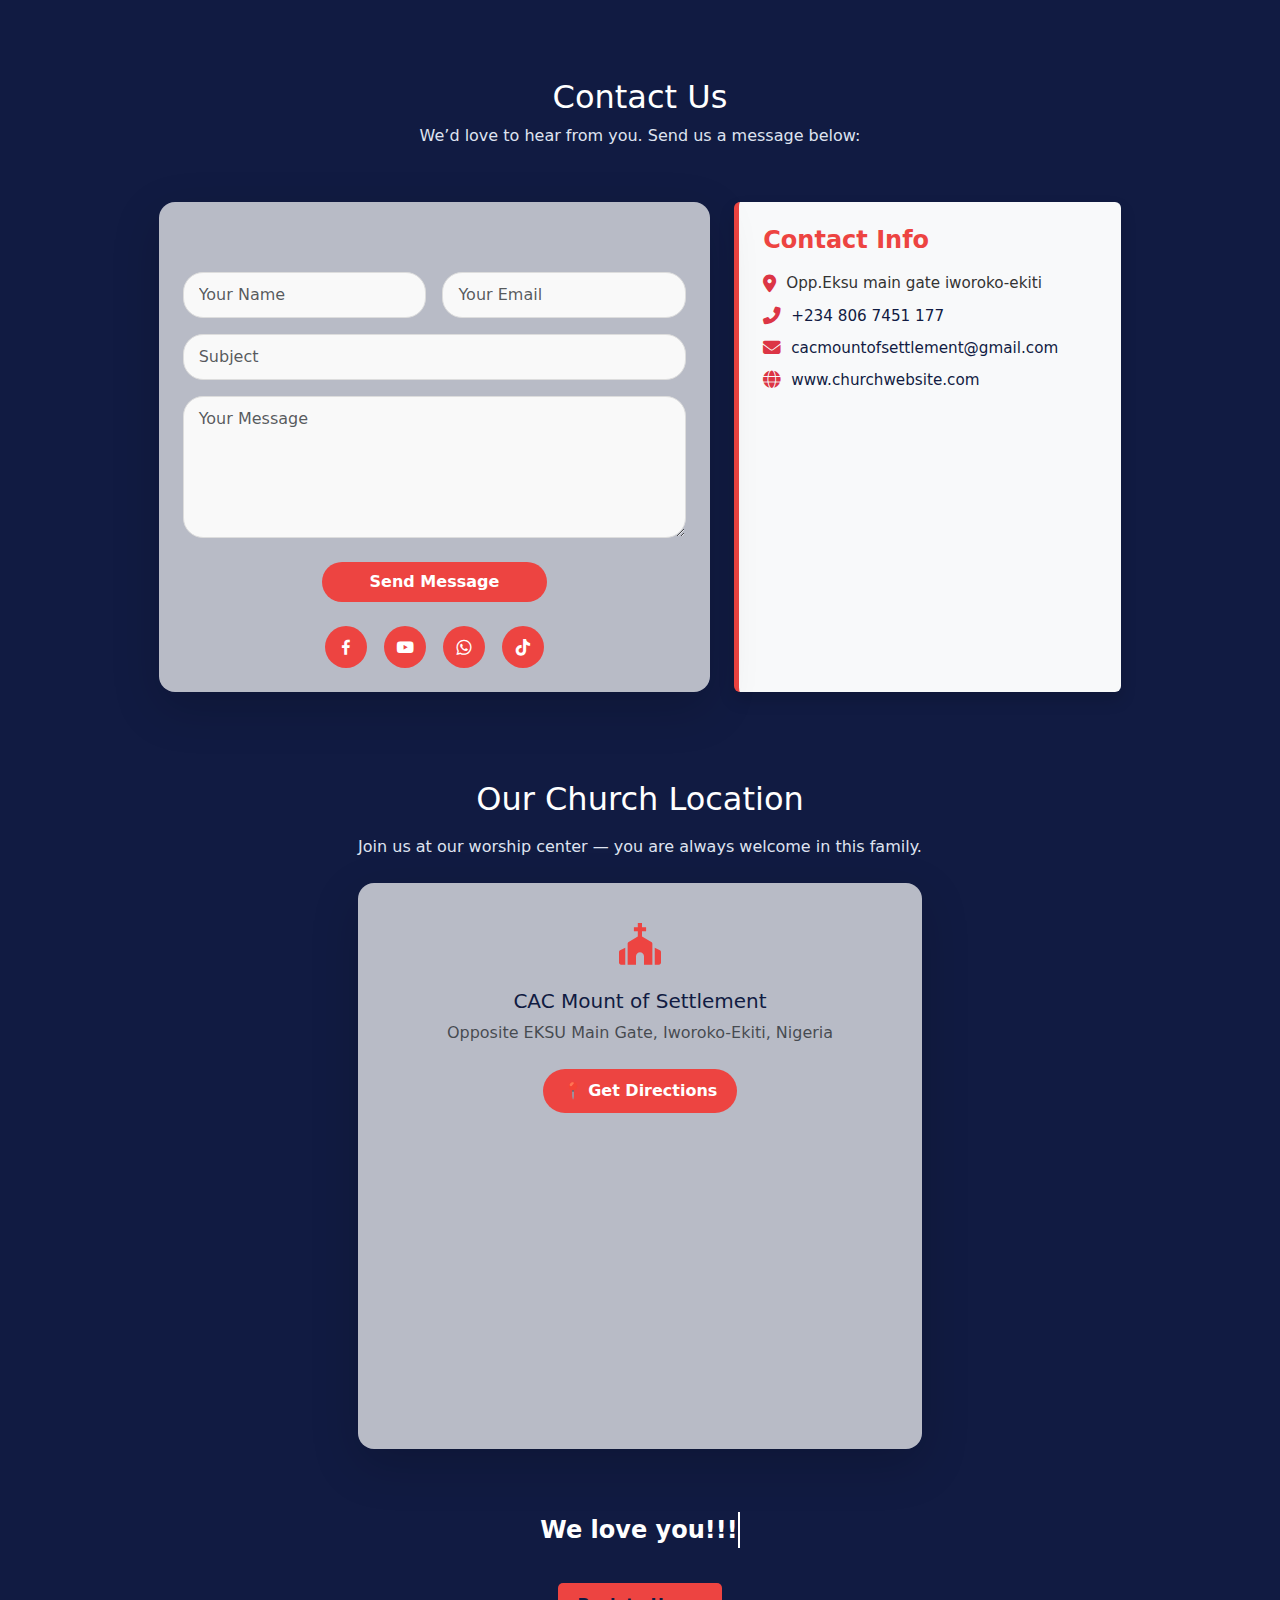
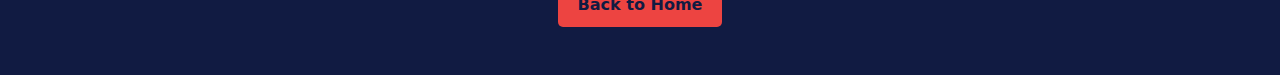
<file: Contact.html>
<!DOCTYPE html>
<html lang="en">

<head>
  <meta charset="UTF-8">
  <meta name="viewport" content="width=device-width, initial-scale=1.0">
  <title>Document</title>
  <link rel="stylesheet" href="./css/bootstrap.min.css">
  <link href="https://unpkg.com/boxicons@2.1.4/css/boxicons.min.css" rel="stylesheet">
  <link href="https://cdnjs.cloudflare.com/ajax/libs/font-awesome/6.5.0/css/all.min.css" rel="stylesheet">
  <link rel="stylesheet" href="./css/style.css">


</head>

</head>

<body>
  <style>
    .py-5 {
      background-color: #111B42;
      ;
    }
  </style>

  <section id="contact" class="py-5">
    <div class="container">
      <div class="row justify-content-center">
        <div class="col-lg-10">
          <h2 class="text-center mb-2" style="color:#fff;">Contact Us</h2>
          <p class="text-center mb-4" style="color:#dfe3f0;">We’d love to hear from you. Send us a message below:</p>

          <div class="row g-4">
            <!-- Contact Form -->
            <div class="col-md-7">
              <div class="card border-0 shadow-lg p-4 rounded-4">
                <form>
                  <div class="row g-3">
                    <div class="col-md-6">
                      <input type="text" class="form-control custom-input" placeholder="Your Name" required>
                    </div>
                    <div class="col-md-6">
                      <input type="email" class="form-control custom-input" placeholder="Your Email" required>
                    </div>
                    <div class="col-12">
                      <input type="text" class="form-control custom-input" placeholder="Subject">
                    </div>
                    <div class="col-12">
                      <textarea class="form-control custom-input" rows="5" placeholder="Your Message"
                        required></textarea>
                    </div>
                  </div>
                  <div class="text-center mt-4">
                    <button type="submit" class="btn custom-btn px-5 py-2">Send Message</button>
                  </div>
                </form>

                <!-- Social Links -->
                <div class="contact-social text-center mt-4">
                  <a href="https://web.facebook.com/CACMTSFELLOWSHIP" class="social-link" aria-label="Facebook">
                    <i class='bx bxl-facebook'></i>
                  </a>
                  <a href="https://www.youtube.com/@CACMountOfSettlement" class="social-link" aria-label="YouTube">
                    <i class='bx bxl-youtube'></i>
                  </a>
                  <a href="https://wa.me/2347049598471" class="social-link" aria-label="WhatsApp">
                    <i class='bx bxl-whatsapp'></i>
                  </a>
                  <a href="https://www.tiktok.com/@cacmountofsettlement" class="social-link" aria-label="TikTok">
                    <i class='bx bxl-tiktok'></i>
                  </a>
                </div>
              </div>
            </div>

            <!-- Contact Info -->
            <div class="col-md-5">
              <div class="contact-info p-4 shadow rounded h-100">
                <h4 class="mb-3" style="color:#ED4441;">Contact Info</h4>
                <p><i class="fas fa-map-marker-alt text-danger"></i> Opp.Eksu main gate iworoko-ekiti</p>
                <p><i class="fas fa-phone-alt text-danger"></i>
                  <a href="tel:+2348012345678">+234 806 7451 177</a>
                </p>
                <p><i class="fas fa-envelope text-danger"></i>
                  <a href="mailto:info@church.com">cacmountofsettlement@gmail.com</a>
                </p>
                <p><i class="fas fa-globe text-danger"></i>
                  <a href="https://www.churchwebsite.com">www.churchwebsite.com</a>
              </div>
            </div>
          </div>
        </div>
      </div>
    </div>
    <div class="end-section">

      <section class="church-location py-5" style="background-color:#111B42;">
        <div class="container text-center text-white">
          <h2 class="mb-3">Our Church Location</h2>
          <p class="mb-4" style="color:#dfe3f0;">
            Join us at our worship center — you are always welcome in this family.
          </p>

          <div class="card shadow-lg border-0 rounded-4 mx-auto" style="max-width: 650px;">
            <div class="card-body">
              <i class='bx bxs-church' style="font-size:50px; color:#ED4441;"></i>
              <h5 class="mt-3" style="color:#111B42;">CAC Mount of Settlement</h5>
              <p class="text-muted">Opposite EKSU Main Gate, Iworoko-Ekiti, Nigeria</p>
              <a href="https://www.google.com/maps/search/?api=1&query=CAC+Mount+of+Settlement+Opposite+EKSU+Main+Gate+Iworoko+Ekiti"
                target="_blank" class="btn custom-btn mt-2">
                📍 Get Directions
              </a>

              <div class="map-responsive mt-4">
                <iframe
                  src="https://www.google.com/maps?q=CAC+Mount+of+Settlement+Opposite+EKSU+Main+Gate+Iworoko+Ekiti&output=embed"
                  width="100%" height="300" style="border:0; border-radius:12px;" allowfullscreen="" loading="lazy"
                  referrerpolicy="no-referrer-when-downgrade">
                </iframe>
              </div>
            </div>
          </div>
        </div>
      </section>


      <p class="typing-text">We love you!!!</p>
      <a href="index.html" class="btn urs  hero-btn" style="background-color: #dfe3f0;">Back to Home</a>
    </div>

  </section>

</body>

</html>
</file>
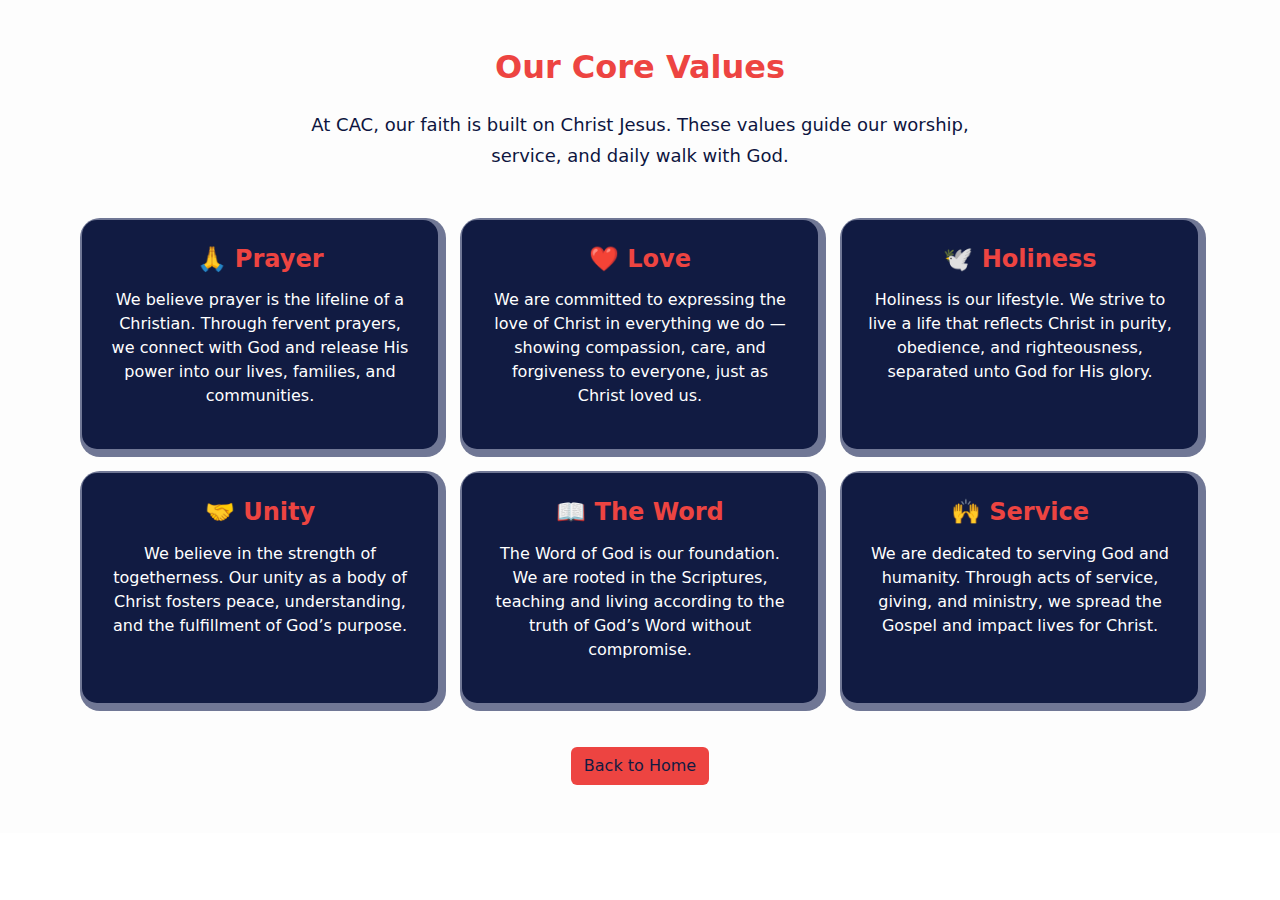
<file: corevalues.html>
<!DOCTYPE html>
<html lang="en">
<head>
    <meta charset="UTF-8">
    <meta name="viewport" content="width=device-width, initial-scale=1.0">
    <title>Document</title>
    <link rel="stylesheet" href="./css/style.css">
    <link rel="stylesheet" href="./AboutUs.html">
    <link rel="stylesheet" href="./index.html">
      <link rel="stylesheet" href="./css/bootstrap.min.css">
  <link href="https://unpkg.com/boxicons@2.1.4/css/boxicons.min.css" rel="stylesheet">
</head>
<body>
    

   <!-- Our Core Values Section -->
<section id="values" class="values-section py-5">
  <div class="container text-center">
    <h2 class="mb-4">Our Core Values</h2>
    <p class="intro mb-5">
      At CAC, our faith is built on Christ Jesus. These values guide our worship, service, and daily walk with God.
    </p>
    <div class="row">
      
      <div class="col-md-4 mb-4">
        <div class="value-box">
          <h4>🙏 Prayer</h4>
          <p>We believe prayer is the lifeline of a Christian. Through fervent prayers, we connect with God and 
          release His power into our lives, families, and communities.</p>
        </div>
      </div>

      <div class="col-md-4 mb-4">
        <div class="value-box bg-base">
          <h4>❤️ Love</h4>
          <p>We are committed to expressing the love of Christ in everything we do — showing compassion, care, 
          and forgiveness to everyone, just as Christ loved us.</p>
        </div>
      </div>

      <div class="col-md-4 mb-4">
        <div class="value-box">
          <h4>🕊️ Holiness</h4>
          <p>Holiness is our lifestyle. We strive to live a life that reflects Christ in purity, obedience, and 
          righteousness, separated unto God for His glory.</p>
        </div>
      </div>

      <div class="col-md-4 mb-4">
        <div class="value-box">
          <h4>🤝 Unity</h4>
          <p>We believe in the strength of togetherness. Our unity as a body of Christ fosters peace, 
          understanding, and the fulfillment of God’s purpose.</p>
        </div>
      </div>

      <div class="col-md-4 mb-4">
        <div class="value-box">
          <h4>📖 The Word</h4>
          <p>The Word of God is our foundation. We are rooted in the Scriptures, teaching and living 
          according to the truth of God’s Word without compromise.</p>
        </div>
      </div>

      <div class="col-md-4 mb-4">
        <div class="value-box">
          <h4>🙌 Service</h4>
          <p>We are dedicated to serving God and humanity. Through acts of service, giving, and ministry, 
          we spread the Gospel and impact lives for Christ.</p>
        </div>
      </div>    
    </div>
     <a href="index.html" class="btn urs  hero-btn" style="background-color: #dfe3f0;" >Back to Home</a>
  </div>
</section>

  



</body>
</html>
</file>
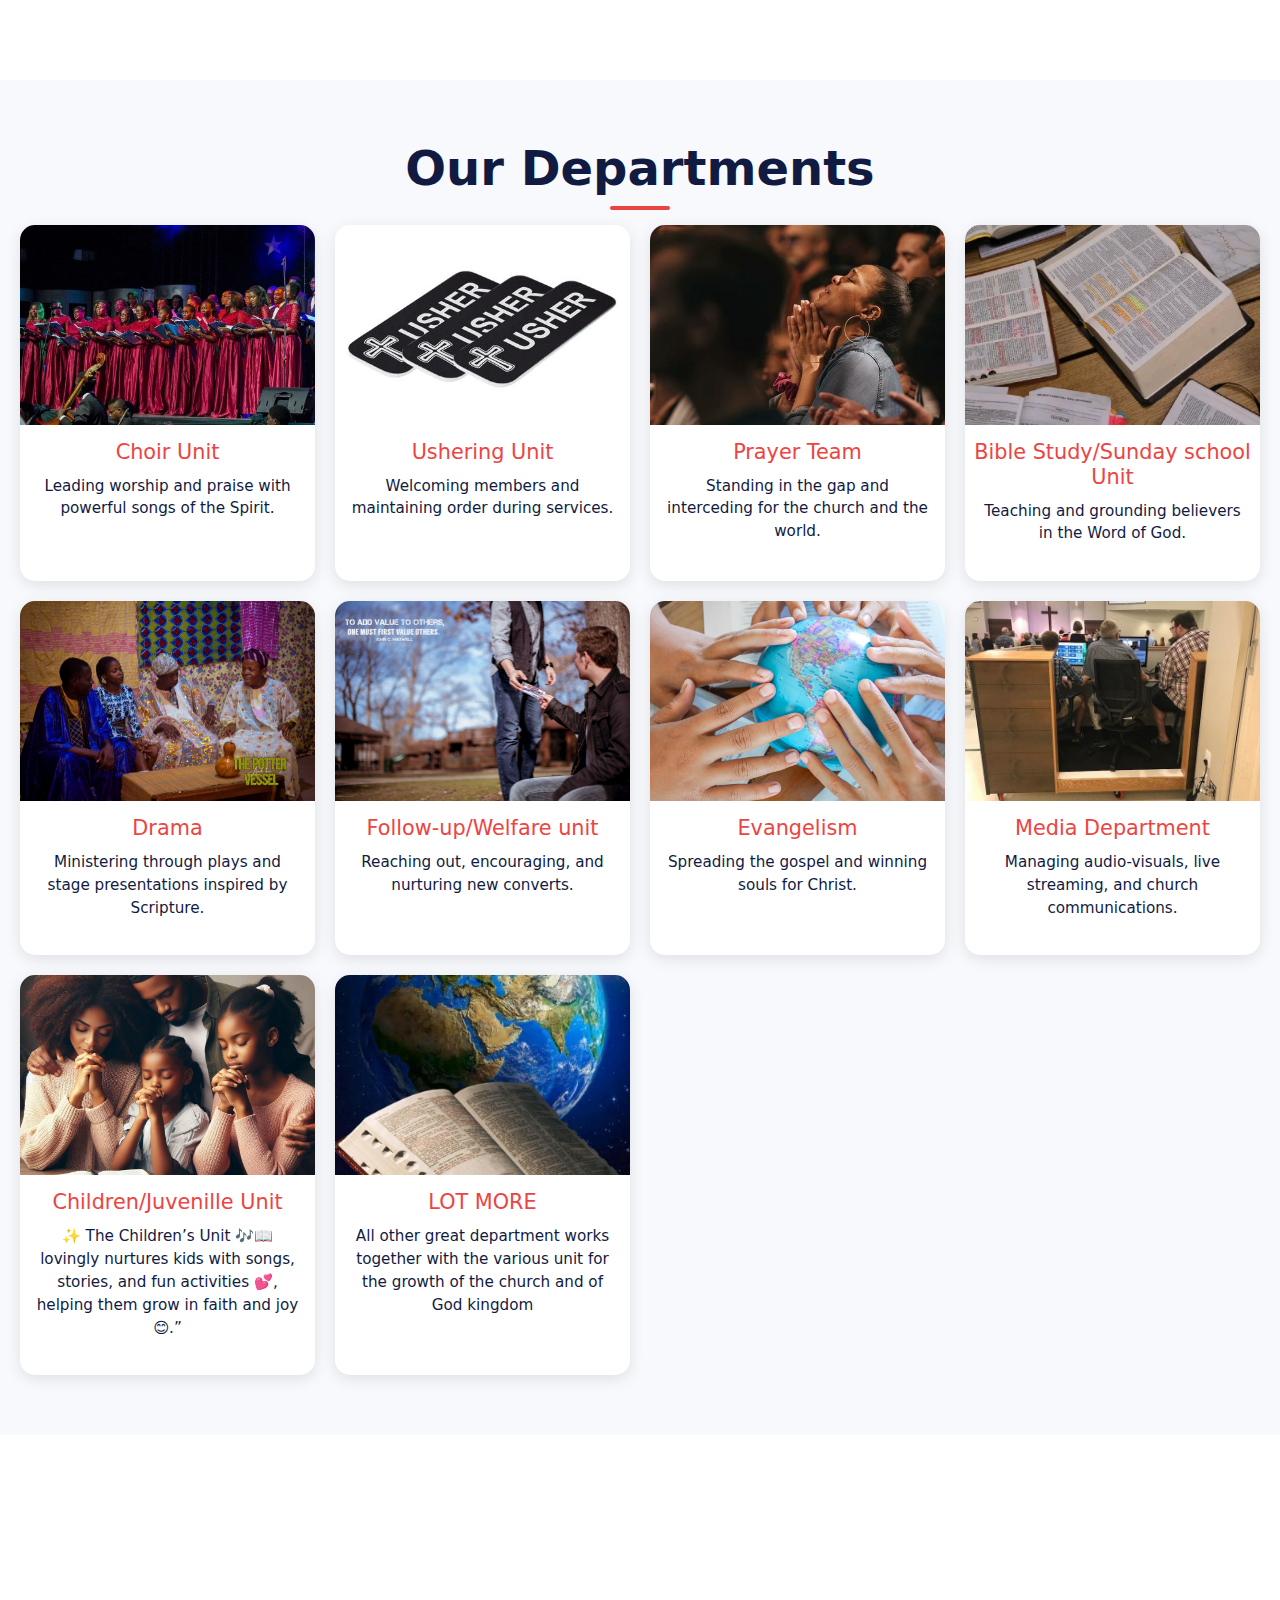
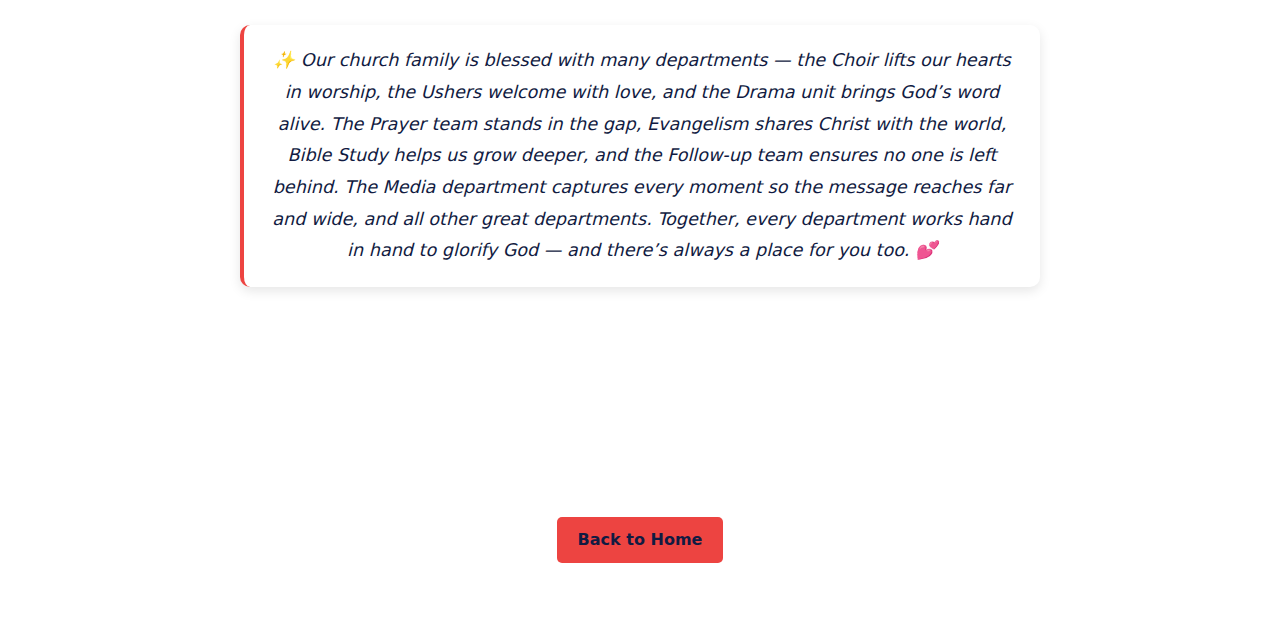
<file: Department.html>
<!DOCTYPE html>
<html lang="en">
<head>
    <meta charset="UTF-8">
    <meta name="viewport" content="width=device-width, initial-scale=1.0">
    <title>Department</title>
    <link rel="stylesheet" href="./css/style.css">
    <link rel="stylesheet" href="./index.html">
 <link rel="stylesheet" href="./css/bootstrap.min.css">
  <link href="https://unpkg.com/boxicons@2.1.4/css/boxicons.min.css" rel="stylesheet">
</head>
<body>
    <!-- departnent section -->
     <section>
        <div class="departments">
  <h2 class="section-title">Our Departments</h2>
  <div class="department-grid">

    <div class="department-card">
      <img src="./img/choir.jpg" alt="Choir Department">
      <h3>Choir Unit</h3>
      <p>Leading worship and praise with powerful songs of the Spirit.</p>
    </div>

    <div class="department-card">
      <img src="./img/usher.jpg" alt="Ushering Department">
      <h3>Ushering Unit</h3>
      <p>Welcoming members and maintaining order during services.</p>
    </div>

    <div class="department-card">
      <img src="./img/prayer.jpg" alt="Prayer Team">
      <h3>Prayer Team</h3>
      <p>Standing in the gap and interceding for the church and the world.</p>
    </div>

    <div class="department-card">
      <img src="./img/biblestudy.jpg" alt="Bible Study Department">
      <h3>Bible Study/Sunday school Unit</h3>
      <p>Teaching and grounding believers in the Word of God.</p>
    </div>

    <div class="department-card">
      <img src="./img/drama-83.jpg" alt="Drama Department">
      <h3>Drama</h3>
      <p>Ministering through plays and stage presentations inspired by Scripture.</p>
    </div>

    <div class="department-card">
      <img src="./img/followup.jpg" alt="Follow-up Department">
      <h3>Follow-up/Welfare unit</h3>
      <p>Reaching out, encouraging, and nurturing new converts.</p>
    </div>

    <div class="department-card">
      <img src="./img/evangelism.jpg" alt="Evangelism Department">
      <h3>Evangelism</h3>
      <p>Spreading the gospel and winning souls for Christ.</p>
    </div>
     <div class="department-card">
      <img src="./img/media.jpg" alt="Other Units">
      <h3>Media Department</h3>
        <p>Managing audio-visuals, live streaming, and church communications.</p>
    </div>

<div class="department-card">
      <img src="./img/children.jpg" alt="Other Units">
      <h3>Children/Juvenille Unit</h3>
      <p>✨ The Children’s Unit 🎶📖 lovingly nurtures kids with songs, stories, and fun activities 💕, 
        helping them grow in faith and joy 😊.”</p>
    </div>
    <div class="department-card">
      <img src="./img/evangelism0.jpg" alt="Other Units">
      <h3>LOT MORE</h3>
      <p>All other great department works together with the various 
        unit for the growth of the church and of God kingdom</p>
    </div>

  </div>
</section>
<section>
    
        <p class="depart">
  ✨ Our church family is blessed with many departments — the Choir lifts our hearts in worship, 
  the Ushers welcome with love, and the Drama unit brings God’s word alive. The Prayer team stands 
  in the gap, Evangelism shares Christ with the world, Bible Study helps us grow deeper, and the 
  Follow-up team ensures no one is left behind. The Media department captures every moment so the 
  message reaches far and wide, and all other great departments. Together, every department works hand in hand to glorify God — and 
  there’s always a place for you too. 💕
        </p>
</section>
 <section>
        <div class="last">
        <a href="index.html" class="btn mybtn  hero-btn">Back to Home</a>
      </div>

 </section>
</body>
</html>
</file>
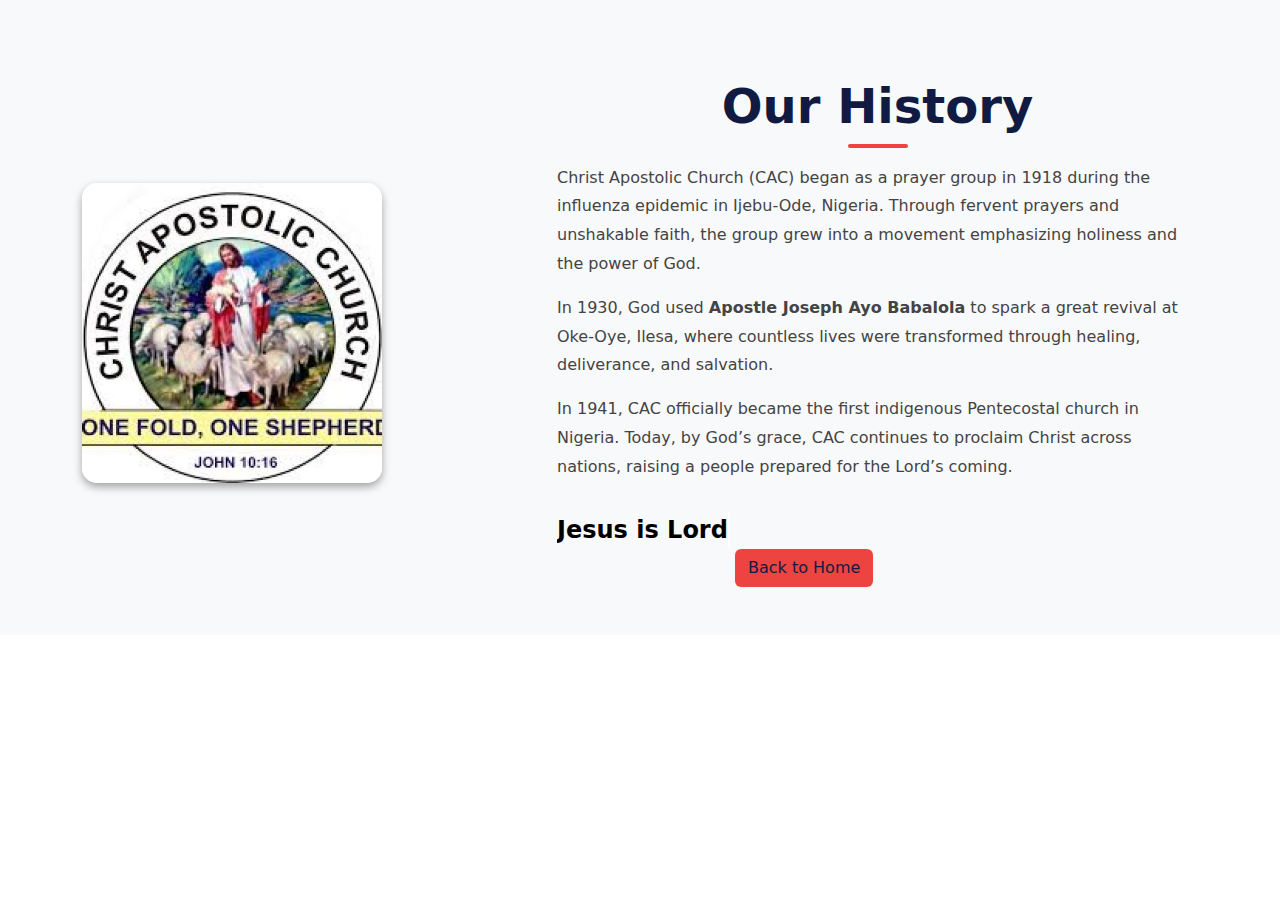
<file: history.html>
<!DOCTYPE html>
<html lang="en">
<head>
    <meta charset="UTF-8">
    <meta name="viewport" content="width=device-width, initial-scale=1.0">
    <title>Document</title>
    <link rel="stylesheet" href="./css/style.css">
    <link rel="stylesheet" href="./index.html">
 <link rel="stylesheet" href="./css/bootstrap.min.css">
  <link href="https://unpkg.com/boxicons@2.1.4/css/boxicons.min.css" rel="stylesheet">
  <link rel="stylesheet" href="./AboutUs.html">
</head>
<body>
   
<section id="history" class="py-5" style="background-color:#f8f9fa;">
  <div class="container">
    <div class="row align-items-center">
      
        <!-- Image -->
      <div class="col-md-5 mb-4 mb-md-0 cac">
        <img src="./img/CAC LOGO.jpg" alt="CAC History" 
             class="img-fluid  " style=" border-radius: 15px; box-shadow: 0 4px 8px rgba(0, 0, 0, 0.345); height: 300px;">
      </div>    

      <!-- Text -->
      <div class="col-md-7">
        <h2 class="mb-3 section-title">Our History</h2>
        <p class="history-text">
          Christ Apostolic Church (CAC) began as a prayer group in 1918 during 
          the influenza epidemic in Ijebu-Ode, Nigeria. Through fervent prayers 
          and unshakable faith, the group grew into a movement emphasizing 
          holiness and the power of God.
        </p>
        <p class="history-text">
          In 1930, God used <strong>Apostle Joseph Ayo Babalola</strong> to 
          spark a great revival at Oke-Oye, Ilesa, where countless lives were 
          transformed through healing, deliverance, and salvation.
        </p>
        <p class="history-text">
          In 1941, CAC officially became the first indigenous Pentecostal church 
          in Nigeria. Today, by God’s grace, CAC continues to proclaim Christ 
          across nations, raising a people prepared for the Lord’s coming.
        </p>
         <p class="typing-text" style="color: black;">Jesus is Lord</p>
    <a href="index.html" class="btn urs  hero-btn" style="background-color: #dfe3f0;">Back to Home</a>
      </div>
    </div>
  </div>
</section>


   
  
  <script src="./js/bootstrap.bundle.min.js"></script>
  <script src="./js/index.js"></script>
  
</body>
</html>
</file>
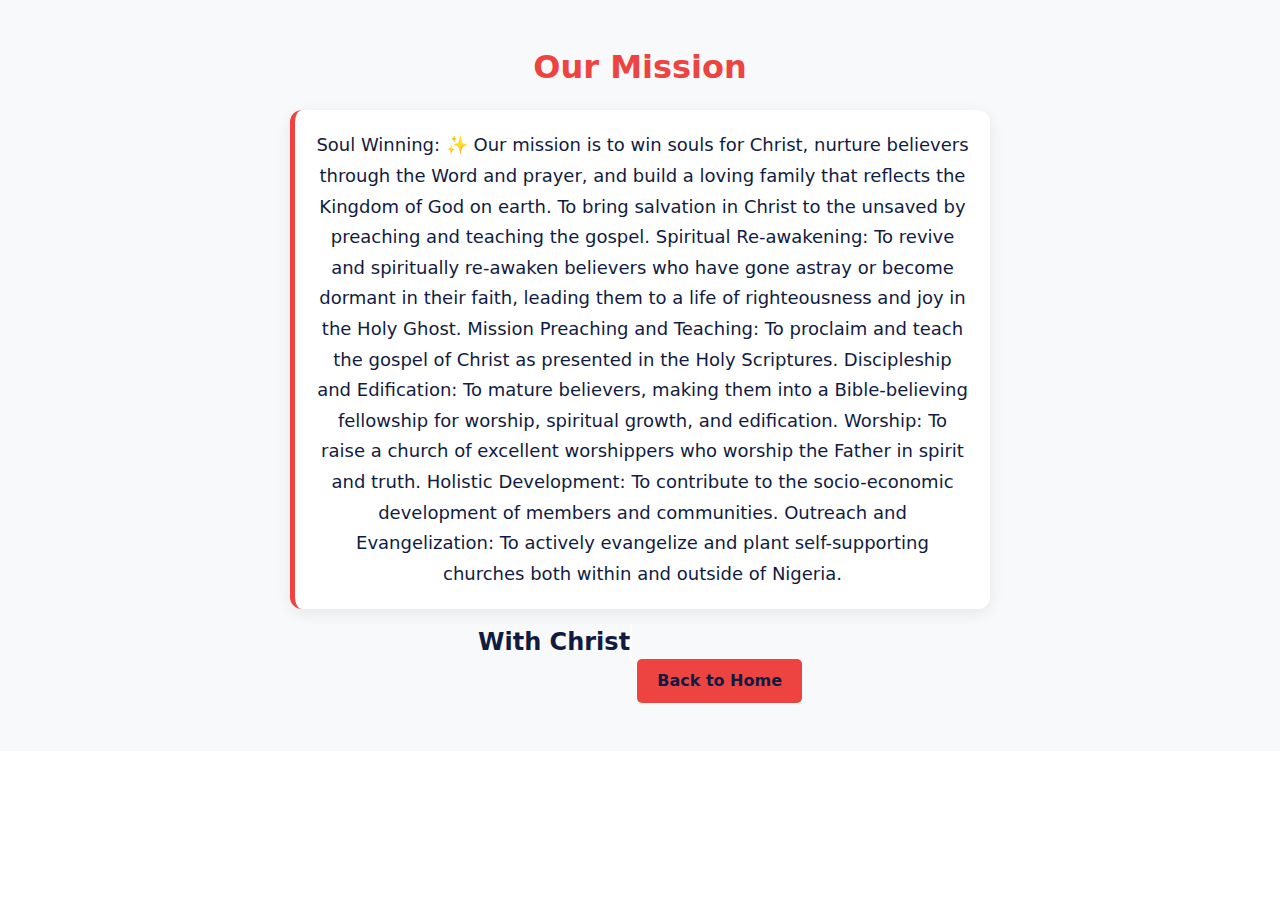
<file: mission.html>
<!DOCTYPE html>
<html lang="en">
<head>
    <meta charset="UTF-8">
    <meta name="viewport" content="width=device-width, initial-scale=1.0">
    <title>Document</title>
    <link rel="stylesheet" href="./css/bootstrap.min.css">
    <link href="https://unpkg.com/boxicons@2.1.4/css/boxicons.min.css" rel="stylesheet">
    <link rel="stylesheet" href="./css/style.css">
    <link rel="stylesheet" href="./index.html">
    <link rel="stylesheet" href="./AboutUs.html">

</head>
<body>
    <!-- Our Mission Section -->
<section id="mission" class="mission-section py-5">
  <div class="container text-center">
    <h2 class="mb-4">Our Mission</h2>
    <p class="mission-text">
        Soul Winning:
         ✨ Our mission is to win souls for Christ, nurture believers through the Word and prayer, 
      and build a loving family that reflects the Kingdom of God on earth.
To bring salvation in Christ to the unsaved by preaching and teaching the gospel. 
Spiritual Re-awakening:
To revive and spiritually re-awaken believers who have gone astray or become dormant in their faith, leading them to a life of righteousness and joy in the Holy Ghost. 
Mission
Preaching and Teaching:
To proclaim and teach the gospel of Christ as presented in the Holy Scriptures. 
Discipleship and Edification:
To mature believers, making them into a Bible-believing fellowship for worship, spiritual growth, and edification. 
Worship:
To raise a church of excellent worshippers who worship the Father in spirit and truth. 
Holistic Development:
To contribute to the socio-economic development of members and communities. 
Outreach and Evangelization:
To actively evangelize and plant self-supporting churches both within and outside of Nigeria. 

     
    </p>
    <p class="typing-text" style="color: #111B42;">With Christ </p>
    <a href="index.html" class="btn urs  hero-btn" style="background-color: #dfe3f0;">Back to Home</a>
  </div>
</section>

<script src="./js/bootstrap.bundle.min.js"></script>
  <script src="./js/index.js"></script>
</body>
</html>
</file>
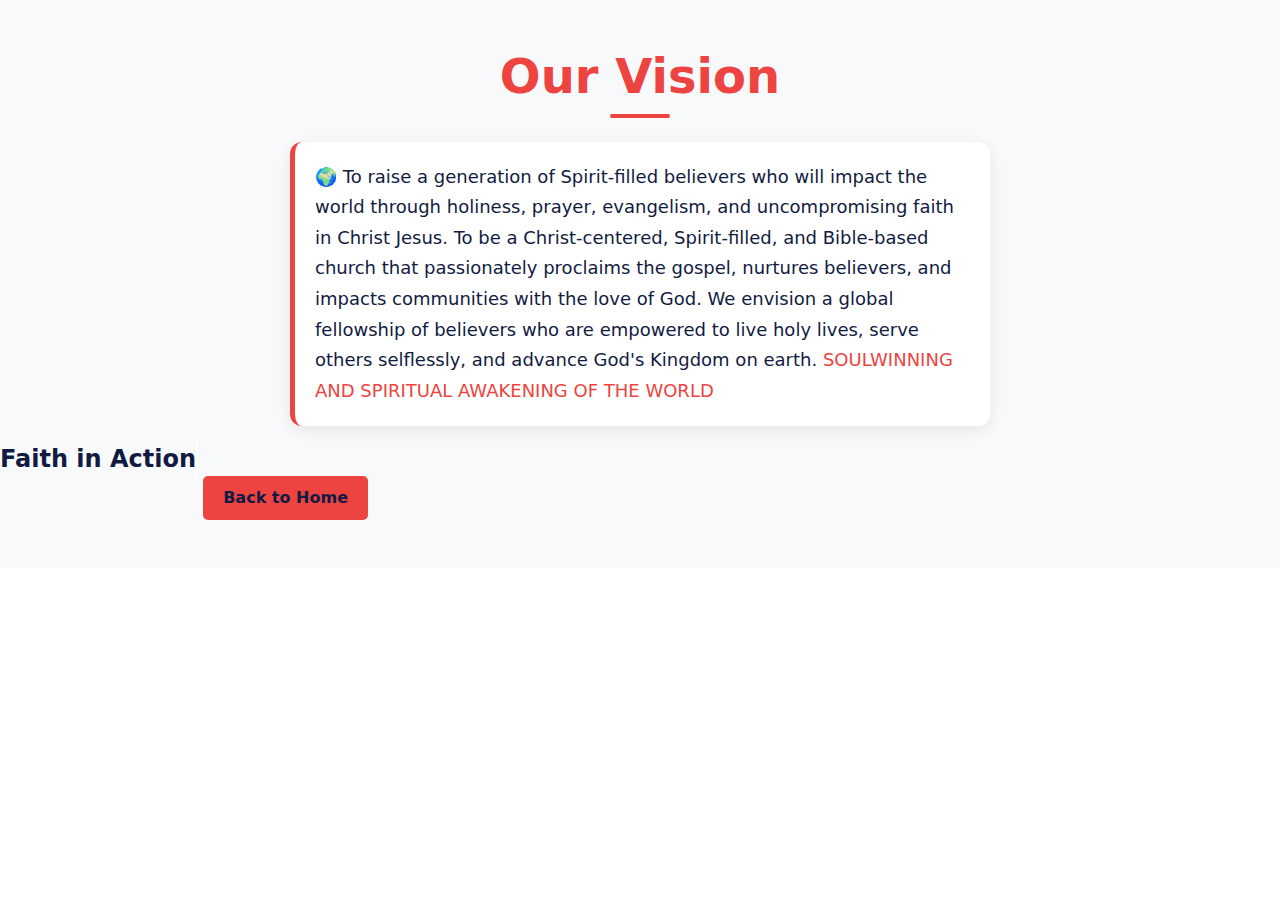
<file: ourvision.html>
<!DOCTYPE html>
<html lang="en">
<head>
    <meta charset="UTF-8">
    <meta name="viewport" content="width=device-width, initial-scale=1.0">
    <title>Document</title>
    <link rel="stylesheet" href="./css/bootstrap.min.css">
    <link href="https://unpkg.com/boxicons@2.1.4/css/boxicons.min.css" rel="stylesheet">
    <link rel="stylesheet" href="./css/style.css">
    <link rel="stylesheet" href="./index.html">
    <link rel="stylesheet" href="./AboutUs.html">

</head>
<body>
<!-- Our Vision Section -->
<section id="vision" class="vision-section py-5" style="background-color:#f8f9fa;">
  <div cla    ss="container text-center">
    <h2 class="mb-4 section-title">Our Vision</h2>
    <p class="vision-text">
        🌍 To raise a generation of Spirit-filled believers who will impact the world 
      through holiness, prayer, evangelism, and uncompromising faith in Christ Jesus.
      To be a Christ-centered, Spirit-filled, and Bible-based church that passionately 
      proclaims the gospel, nurtures believers, and impacts communities with the love of God.
      We envision a global fellowship of believers who are empowered to live holy lives, 
      serve others selflessly, and advance God's Kingdom on earth.
  <span style="color: #ed4441;">SOULWINNING AND SPIRITUAL AWAKENING OF THE WORLD</span>
    </p>
    <p class="typing-text" style="color: #111B42;">Faith in Action</p>
    <a href="index.html" class="btn urs  hero-btn" style="background-color: #dfe3f0;">Back to Home</a>
  </div>

  
</body>
</html>
</file>
<file: css/style.css>
.logo  {
     width: 60px !important;
  height: 60px !important;
   
  max-width: 100%;
    object-fit: contain;
    margin-right: 10px;
    border-radius: 100%;
    box-shadow: 0 0 8px rgba(0,0,0,0.1);
}



body{
  overflow-x: hidden;
}


.navbar {
    padding: 10px 20px;
    box-shadow: 0 2px 4px rgba(0, 0, 0, 0.1);
}

.my{
   
    background-color: #ed4441;
    color:  #111B42;
    letter-spacing: 2px;
                font-size: 16px;
                font-family: 'Poppins',Helvetica,Arial,Lucida,sans-serif!important;
                font-weight: 700!important;
                text-transform: uppercase!important;
                padding: 10px;
                margin: 20px;
                border-radius: 2px;
                text-align: center;
                display: inline-block;
                 transition: background-color 1s ease, color 0.3s ease !important;

}
.my:hover{
    background-color: #111B42 !important;
    color: #ed4441 !important;
    transition: 0.3s;
}

.mylink  {
    padding: 10px 15px !important;
    font-size: 16px !important;
    color: #111B42 !important;
    transition: color 0.3s !important;
    justify-content: center;
    font-weight: 500;
}

.mylink:hover {
    color: #ed4441 !important;
    text-decoration: none !important;
    transition: 0.3s;

}


.top-nav {
  background-color: #111B42; 
  color: white;
  font-size: 14px;
  padding: 5px 0 10px;
}

.top-nav .social-links a {
  color: white;
  margin-left: 10px;
  font-size: 18px;
  transition: color 0.3s;
}

.top-nav .social-links a:hover {
  color: #ed4441; 
}

.social-links a {
    width: 34px;
    height: 34px;
   
    background-color: #ed4441d4;
    display: inline-flex;
    align-items: center;
    justify-content: center;
    color: white;
    font-size: 20px;
    border-radius: 100%;
    text-decoration: none;

}

.social-links a:hover {
    background-color: #ffffff;
    color: black;
    transition: 0.3s;}


.blue{
    color:  #ed4441d4 ;
    font-weight: 500;
    font-size: 18px;
    line-height: 1.6;
}
.first{
    font-weight: 700;
    color: #111B42;
    font-size: 32px;
    line-height: 1.4;
    animation: fadeIn 5s;
}
.mybtn {
    background-color: #ed4441 !important;
    border: none;
    padding: 10px 20px;
    font-size: 16px;
    font-weight: 700;
    border-radius: 5px;
    transition: background-color 1s ease, color 0.3s ease !important;
    color: #111B42 !important;
}
.mybtn:hover {
    background-color: #111B42 !important;
    color: #ed4441 !important;
}

.bag {
  opacity: 0;
  animation: fadeIn 10s forwards;
  font-size: 16px;
  color: #ed4441;
  margin-top: 20px;
}

@keyframes fadeIn {
  to { opacity: 1; }
}

.info-text {
  font-size: 18px;
  font-weight: 500;
  color: #111B42;
  margin-bottom: 10px;
}

.arrow-down {
  font-size: 28px;
  color: #ed4441;
  animation: bounce 1.5s infinite;
  display: inline-block;
  margin-bottom: 5px;
}


@keyframes bounce {
  0%, 100% { transform: translateY(0); }
  50% { transform: translateY(6px); }
}
.more-info {
  text-align: center;
  margin-top: 30px;
}



.activities {
  list-style: none;
  padding: 0;
  margin: 15px 0;
}

.activities li {
  padding: 8px 0;
  font-size: 16px;
  color: #111B42;
  position: relative;
  opacity: 0;
  transform: translateY(20px);
  transition: transform 0.8s cubic-bezier(.2,.9,.3,1), opacity 0.6s ease;
}

.activities li::before {
  content: "✦";
  color: #ed4441;
  margin-right: 8px;
}

.activities li:not(:last-child) {
  border-bottom: 1px solid #ddd;
}
.activities li:nth-child(1) { animation-delay: 0.5s; }
.activities li:nth-child(2) { animation-delay: 1s; }
.activities li:nth-child(3) { animation-delay: 1.5s; }
.activities li:nth-child(4) { animation-delay: 2s; }
.activities li:nth-child(5) { animation-delay: 2.5s; }


.activities li.show {
  opacity: 1;
  transform: translateY(0);
  animation: fadeUp 0.8s forwards; 

}


/* .activities li {
  padding: 8px 0;
  font-size: 16px;
  color: #111B42;
  position: relative;
  opacity: 1;  /* make visible */
  /* transform: translateY(0); 
  transition: transform 0.8s cubic-bezier(.2,.9,.3,1), opacity 0.6s ease;
} */


@keyframes fadeUp {
  from {
    opacity: 0;
    transform: translateY(20px);
  }
  to {
    opacity: 1;
    transform: translateY(0);
  }
}


.nav-item:hover .nav-link {
    color: #ed4441 !important;
    transition: 0.3s
   ;
}

.dropdown-menu {
  background-color: #111B42; 
  ;
}

.dropdown-menu a {
  color: #ed4441  !important;
    
}

.dropdown-menu a:hover {
 
  color: #111B42 !important;
  border: #111B42 0px solid !important;
    transition: 0.3s;
  background-color: #111b422f; 
  border-left: 5px solid #111B42 !important; 
  padding-left: 12px !important;
}

 .dropdown-item {
  position: relative;
  transition: all 0.3s ease;
} 

.dropdown-item:hover {
  background-color: #f8f9fa; 
  border-left: 3px solid #111B42 !important; 
  padding-left: 12px !important;
}
@media (min-width: 992px) {
  .nav-item.dropdown:hover .dropdown-menu {
    display: block;
    margin-top: 0;
  }
}


.you img {
  max-width: 100%;   
  width: 350px;      
  height: 370px;      
  border-radius: 20px; 
  box-shadow: #111B42 0px 4px 12px rgba(0,0,0,0.15);
    object-fit: cover;

}


.back{
    background-color: #f8f9fa;
    border-radius: 10px;
}



.hero {
  height: 90vh; 
  background: linear-gradient(rgba(17, 27, 66, 0.276), rgba(17, 27, 66, 0.619)),
              url('../img/prayoo.jpg') center/cover no-repeat;
   color: white; 
  display: flex;
  justify-content: center;
  align-items: center;
  text-align: center;
  padding: 0 20px;
  position: relative;
  overflow: hidden;
}

.hero-title {
  font-size: 3rem;
  font-weight: bold;
  gap: 10px;
  color: whitesmoke;
}

.hero-subtitle {
  margin-top: 10px;
  font-size: 1.2rem;
  font-size: 500;
  color: #f0f0f0;
}

.hero-btn {
  margin-top: 20px;
  padding: 10px 20px;
  border-radius: 25px;
  background-color: #111B42;
  border: none;
  transition: 0.3s;
}

.hero-btn:hover {
  background-color: #0d1540;
}
.verse {
  font-family: 'Playfair Display', serif;
  font-size: 1.5rem;
  font-style: italic;
  color:  #ed4441c7 ; 
  margin-top: 20px;
  line-height: 1.6;
}


.verse-ref {
  font-family: 'Merriweather', serif;
  font-size: 1rem;
  margin-top: 10px;
  color: whitesmoke;
}
 

.hero {
 
  display: flex;
  align-items: center;
  text-align: center;
  background: #fdfdfd; 
}


.hero .container > * {
  opacity: 0;
  transform: translateY(40px);
  animation: slideUp 1s ease-out forwards;
}


.hero-title {
  animation-delay: 0.2s;
}
.hero h3 {
  animation-delay: 0.4s;
}
.hero .verse {
  animation-delay: 0.6s;
}
.hero .verse-ref {
  animation-delay: 0.8s;
}
.hero-subtitle {
  animation-delay: 1s;
}
.hero-btn {
  animation-delay: 1.2s;
}


@keyframes slideUp {
  to {
    opacity: 1;
    transform: translateY(0);
  }
}
.hero-btn {
  background-color: #ed4441;
  color: white;
  border: none;
  padding: 10px 20px;
  border-radius: 25px;
  font-size: 16px;
  font-weight: bold;
  transition: background-color 0.3s, transform 0.3s;
}


.card {
  border: none;
  border-radius: 20px; 
  padding: 20px;
  transition: all 0.3s ease-in-out;
  background: #fff;
  box-shadow: 0 6px 15px rgba(0, 0, 0, 0.08);
  text-align: center;
  
}

.card:hover {
  transform: translateY(-10px);
  box-shadow: 0 12px 25px rgba(17, 27, 66, 0.2);
  background: linear-gradient(rgba(17, 27, 66, 0.05), rgba(17, 27, 66, 0.1)), #fff;
}

.card .icon {
  font-size: 20px;
  color: #ed4441; 
  background: linear-gradient(135deg, #422111, #91533b);
  -webkit-background-clip: text;

  margin-bottom: 20px;
  display: inline-block;
}

.card-title {
  font-weight: bold;
  font-size: 1.3rem;
  color: #111B42;
  margin-bottom: 15px;
}

.card-text {
  font-size: 0.95rem;
  color: #555;
  line-height: 1.6;
}

.container .row {
  margin-top: 30px;
}


.divider {
  display: flex;
  align-items: center;
  justify-content: center;
  margin: 30px auto;
  width: 80%;
}

.divider .line {
  flex: 1;
  height: 2px;
  background-color: #111B42; 
  margin: 0 15px;
  box-shadow: 0 0 8px rgba(17, 27, 66, 0.5); 
}

.divider .icon {
  font-size: 26px;
  /* color: #ed4441; */
  animation: glow 2.5s infinite ease-in-out;
}

@keyframes glow {
  0% {
    text-shadow: 0 0 5px #0d15408a, 0 0 10px #ed44419f, 0 0 15px  #0d154023;
  }
  50% {
    text-shadow: 0 0 10px #0d15408a, 0 0 20px #ed444193, 0 0 30px #ed4441;
  }
  100% {
   text-shadow: 0 0 5px #0d15408a, 0 0 10px #ed444157, 0 0 15px #ed4441;
  }
}
 
.about-section {
  background-color: #f9f9f9;
}

.section-title {
  font-size: 2rem;
  font-weight: 700;
  color: #111B42;
}

.section-subtitle {
  font-size: 1.1rem;
  color: #555;
  max-width: 600px;
  margin: auto;
}


 .about-us-section {
        padding: 60px 20px;
       background:  
url('../img/bible.jpg') center/cover no-repeat;

        background-size: cover;
        background-position: center;
font-size: larger;
        text-align: center;
          animation: slideUp 1s ease-out forwards;
          
    }

    .section-title {
        font-size: 36px;
        margin-bottom: 20px;
        color: #ed4441;
        animation-delay: 0.2s;
    }

    .section-description {
        font-size: 18px;
        line-height: 1.6;
        margin-bottom: 20px;
        color: #ddd  ;
        max-width: 800px;
        margin-left: auto;
        margin-right: auto;
       
    }

    .btn.mybtn {
        background-color: #ed4441;
        color: white;
        padding: 10px 20px;
        text-decoration: none;
        border-radius: 5px;
        font-weight: bold;
        animation-delay: 0.6s;
    }

    .btn.mybtn:hover {
        background-color: #c33c38;
    }



.hero-title {
  animation-delay: 0.2s;
}
.hero h3 {
  animation-delay: 0.4s;
}
.hero .verse {
  animation-delay: 0.6s;
}
.hero .verse-ref {
  animation-delay: 0.8s;
}
.hero-subtitle {
  animation-delay: 1s;
}
.hero-btn {
  animation-delay: 1.2s;
}


@keyframes slideUp {
  to {
    opacity: 1;
    transform: translateY(0);
  } 
}
.form-control.custom-input {
  border: 2px solid #111B42;
  border-radius: 12px;
  background: #fff;
  color: #111B42;
  padding: 8px 10px;
  transition: border-color .25s ease, box-shadow .25s ease, transform .2s ease;
}

.form-control.custom-input:focus {
  border-color: #ED4441 ;
  box-shadow: 0 0 0 0.25rem rgba(237, 68, 65, 0.2);
  transform: translateY(-1px);
  outline: none;
  border-width: 0 1px 3px 0; 
}


.btn.custom-btn {
  background-color: #ED4441;
  color: #fff;
  font-weight: 700;
  border-radius: 999px;
  border: none;
  transition: background-color .25s ease, transform .2s ease;
}

.btn.custom-btn:hover {
  background-color: #c7322f;
  transform: translateY(-2px);
}
#contact .contact-social .social-link {
  display: inline-flex;
  align-items: center;
  justify-content: center;
  width: 42px;
  height: 42px;
  margin: 0 6px;
  border-radius: 50%;
  background: #ED4441;
  color: #fff;
  text-decoration: none;
  font-size: 20px;
  transition: transform .2s ease, background.2s ease, color .2s ease, box-shadow .2s ease;

}

#contact .contact-social .social-link:hover {
  background: #fff;
  color: #111b42b7;
  box-shadow: 0 6px 18px rgba(0,0,0,0.15);
  transform: translateY(-2px);
}

@media (max-width: 100px) {
  #contact h2 { font-size: 1.6rem; }
  #contact p  { font-size: .95rem; }
}

#contact .card {
  border-radius: 18px;
  background: rgba(255, 255, 255, 0.7);
  /* backdrop-filter: blur(10px); */
  box-shadow: 0 4px 20px rgba(0,0,0,0.1);
}


.btn.custom-btn:hover {
  background-color: #c7322f;
  transform: translateY(-2px);
  box-shadow: 0 2px 12px rgba(237,68,65,0.5);
}
.form-control.custom-input {
  border: 1px solid #ddd;
  border-radius: 20px;
  padding: 10px 15px;
  background: #f9f9f9;
  transition: 0.3s ease;
  color: #ddd;
}

.form-control.custom-input:focus {
  background: #fff;
  border-color: #ED4441;
  box-shadow: 0 4px 12px rgba(0,0,0,0.1);
}

.contact-info {
  background-color: #f8f9fa;
  border-left: 5px solid #ED4441;
  border-radius: 12px;
  color: #333;
  font-size: 0.95rem;
  line-height: 1.6;
}

.contact-info h4 {
  font-weight: 600;
  margin-bottom: 15px;
}

.contact-info p {
  margin: 8px 0;
  display: flex;
  align-items: center;
}

.contact-info i {
  margin-right: 10px;
  color: #ED4441;
  font-size: 1.1rem;
}

.contact-info a {
  color: #111B42;
  text-decoration: none;
  transition: 0.3s;
}

.contact-info a:hover {
  color: #ED4441;
}

.contact-info .social-links a {
  color: #111B42;
  font-weight: 500;
  margin-right: 12px;
  transition: 0.3s;
}

.contact-info .social-links a:hover {
  color: #ED4441;
}
.typing-text {
  color: #fff;
  font-size: 22px;
  font-weight: bold;
  text-align: center;
  margin-top: 15px;
  
  display: inline-block;
  border-right: 2px solid #fff; 
  white-space: nowrap;
  overflow: hidden;
  
  animation: typing 4s steps(30, end) forwards, blink 0.75s step-end infinite;
}

@keyframes typing {
  from { width: 0; }
  to { width: 12ch; } 
}

@keyframes blink {
  50% { border-color: transparent; }
}

@media (max-width: 768px) {
  .hero {
    height: auto;
    padding: 40px 20px;
  }
  
  .hero-title {
    font-size: 2.2rem;
  }
  
  .hero-subtitle {
    font-size: 1rem;
  }
  
  .hero-btn {
    padding: 8px 16px;
    font-size: 14px;
  }
}
@media (max-width: 576px) {
  .card {
    padding: 15px;
  }
  
  .card-title {
    font-size: 1.1rem;
  }
  
  .card-text {
    font-size: 0.9rem;
  }
}
@media (max-width: 400px) {
  .hero-title {
    font-size: 1.8rem;
  }
  
  .hero-subtitle {
    font-size: 0.9rem;
  }
  
  .hero-btn {
    padding: 6px 12px;
    font-size: 12px;
  }
}
@media (max-width: 400px) {
  .typing-text {
    font-size: 18px;
    width: 25ch; 
  }
}
@media (max-width: 400px) {
  .typing-text {
    font-size: 18px;
    width: 25ch; 
  }
}

.urs{
   background-color: #ed4441 !important;
    border: none;
    padding: 10px 20px;
    font-size: 16px;
    font-weight: 700;
    border-radius: 5px;
    transition: background-color 1s ease, color 0.3s ease !important;
    color: #111B42 !important;
    
}
.urs:hover {
    background-color: whitesmoke !important;
    color: #ed4441 !important;
}

.end-section {
  display: flex;
  flex-direction: column; 
  align-items: center;    
  justify-content: center;
  text-align: center;
  margin-top: 40px; 
}

.typing-text {
  color: #fff;
  font-size: 1.5rem;
  margin-bottom: 15px; 
}


.departments {
  padding: 60px 20px;
  text-align: center;
  background: #f7f9fc;
}

.section-title {
  font-size: 2rem;
  margin-bottom: 40px;
  color: #111B42;
}

.department-grid {
  display: grid;
  grid-template-columns: repeat(auto-fit, minmax(250px, 1fr));
  gap: 20px;
}

.department-card {
  background: #fff;
  border-radius: 15px;
  box-shadow: 0 4px 15px rgba(0,0,0,0.1);
  transition: transform 0.3s ease;
  overflow: hidden;
}

.department-card img {
  width: 100%;
  height: 200px;
  object-fit: cover;
}

.department-card h3 {
  margin: 15px 0 10px;
  color: #ed4441;
  font-size: 1.3rem;
}

.department-card p {
  padding: 0 15px 20px;
  color: #111B42;
  font-size: 0.95rem;
}

.department-card:hover {
  transform: translateY(-8px);
}
.department-card:hover img {
  transform: scale(1.05);
  transition: transform 0.3s ease;
}

.depart {
  color: #111B42;               
  font-size: 1.1rem;             
  line-height: 1.8;              
  text-align: center;            
  max-width: 800px;             
  margin: 30px auto;             
  padding: 20px;                 
  background: rgba(255, 255, 255, 0.05);  
  border-left: 4px solid #ED4441;
  border-radius: 10px;           
  box-shadow: 0 4px 12px rgba(0, 0, 0, 0.1); 
  font-style: italic;           
}

.last {
  display: flex;
  justify-content: center;
  align-items: center;
  margin-top: 20px;
}



.pastor h2 {
  font-size: 28px;
  font-weight: 700;
  color: #111b42;
}

.pastor h4 {
  font-size: 22px;
  font-weight: 600;
  color: #ed4441;
  margin-bottom: 5px;
}

.pastor-title {
  font-style: italic;
  color: #555;
  margin-bottom: 15px;
}

.pastor-message {
  font-size: 16px;
  line-height: 1.7;
  color: #333;
  margin-bottom: 20px;
}

.pastor img {
  border-radius: 12px;
  box-shadow: 0 6px 15px rgba(0,0,0,0.2);
  transition: transform 0.3s ease;
}

.pastor img:hover {
  transform: scale(1.05);
}

.pastor .btn {
  font-weight: 600;
  padding: 10px 22px;
  border-radius: 30px;
  transition: all 0.3s ease;
}

.pastor .btn:hover {
  background-color: #ed4441;
  color: #fff;
}
.church-location .card {
  border-radius: 16px;
  transition: transform 0.3s ease, box-shadow 0.3s ease;
}

.church-location .card:hover {
  transform: translateY(-5px);
  box-shadow: 0 8px 20px rgba(0,0,0,0.2);
}

.btn.custom-btn {
  background-color: #ED4441;
  color: #fff;
  font-weight: 600;
  border-radius: 999px;
  border: none;
  padding: 10px 20px;
  transition: background-color 0.3s ease, transform 0.2s ease;
}

.btn.custom-btn:hover {
  background-color: #c7322f;
  transform: translateY(-2px);
}
.map-responsive {
  overflow: hidden;
  padding-bottom: 56.25%; /* 16:9 ratio */
  position: relative;
  height: 0;
}
.map-responsive iframe {
  left: 0;
  top: 0;
  height: 100%;
  width: 100%;
  position: absolute;
}
.map-container {
  border-radius: 16px;
  overflow: hidden;
  box-shadow: 0 6px 15px rgba(0,0,0,0.1);
  transition: box-shadow 0.3s ease;
}
.map-container:hover {
  box-shadow: 0 12px 25px rgba(0,0,0,0.2);
}

/* Leaders Section */
.leaders {
  background: #f9f9fb; /* light clean background */
}

.leaders h2 {
  font-weight: 700;
  color: #111B42; /* your theme navy */
}

.carousel-item img {
  border: 6px solid #fff;
  box-shadow: 0 6px 18px rgba(0,0,0,0.15);
  transition: transform 0.3s ease;
}

.carousel-item img:hover {
  transform: scale(1.05);
}

.carousel-item h4 {
  color: #ED4441; /* your theme red */
  font-weight: 600;
  margin-top: 15px;
}

.carousel-item p {
  max-width: 600px;
  margin: 0 auto;
  font-size: 0.95rem;
  color: #555;
}

/* Add carousel indicators (dots) styling if you want them */
.carousel-indicators [data-bs-target] {
  background-color: #ED4441;
  width: 10px;
  height: 10px;
  border-radius: 50%;
}
.carousel-indicators .active {
  background-color: #111B42;
}

.section-title

  {
    font-size: 2rem;
    font-weight: 700;
    color: #111B42;
    margin-bottom: 20px;
    text-align: center;
  }.container {
    max-width: 1200px;
    margin: 0 auto;
    padding: 0 20px;
}

/* Common Section Styles */
section {
    padding: 80px 0;
}

.section-header {
    text-align: center;
    margin-bottom: 60px;
}

.icon-wrapper {
    margin-bottom: 20px;
}

.prayer-icon,
.donate-icon {
    font-size: 2rem;
    display: inline-block;
    padding: 20px;
    background: linear-gradient(135deg, #ED4441, #ff6b69);
    border-radius: 50%;
    margin-bottom: 20px;
    box-shadow: 0 10px 30px rgba(237, 68, 65, 0.3);
    animation: pulse 2s infinite;
    border: 2px solid white ;
}

@keyframes pulse {
    0%, 100% { transform: scale(1); }
    50% { transform: scale(1.05); }
}

.section-title {
    font-size: 3rem;
    font-weight: 700;
    color: #111B42;
    margin-bottom: 15px;
    position: relative;
}

.section-title::after {
    content: '';
    width: 80px;
    height: 4px;
    background: linear-gradient(90deg, #ED4441, #ff6b69);
    display: block;
    margin: 15px auto;
}

.section-subtitle {
    font-size: 1.2rem;
    color: #666;
    max-width: 600px;
    margin: 0 auto;
    line-height: 1.8;
}

/* Prayer Request Section */
.prayer-section {
    background: linear-gradient(135deg, #f8f9fa 0%, #e9ecef 100%);
}

.prayer-content {
    display: grid;
    grid-template-columns: 1fr 1.5fr;
    gap: 60px;
    align-items: start;
}

.info-card {
    background: white;
    padding: 40px;
    border-radius: 20px;
    box-shadow: 0 10px 40px rgba(0, 0, 0, 0.1);
    border-left: 5px solid #ED4441;
}

.info-card h3 {
    color: #111B42;
    font-size: 1.5rem;
    margin-bottom: 30px;
}

.prayer-features {
    list-style: none;
}

.prayer-features li {
    display: flex;
    align-items: flex-start;
    margin-bottom: 25px;
    padding: 15px;
    background: #f8f9fa;
    border-radius: 10px;
    transition: transform 0.3s ease;
}

.prayer-features li:hover {
    transform: translateY(-2px);
}

.feature-icon {
    font-size: 1.5rem;
    margin-right: 15px;
    flex-shrink: 0;
}

.prayer-features strong {
    color: #111B42;
    display: block;
    margin-bottom: 5px;
}

.prayer-features p {
    color: #666;
    font-size: 0.9rem;
}

.prayer-form-container {
    background: white;
    padding: 40px;
    border-radius: 20px;
    box-shadow: 0 10px 40px rgba(0, 0, 0, 0.1);
}

.form-group {
    margin-bottom: 25px;
}

.form-row {
    display: grid;
    grid-template-columns: 1fr 1fr;
    gap: 20px;
}

.form-group label {
    display: block;
    margin-bottom: 8px;
    color: #111B42;
    font-weight: 600;
}

.form-group input,
.form-group select,
.form-group textarea {
    width: 100%;
    padding: 12px 15px;
    border: 2px solid #e9ecef;
    border-radius: 10px;
    font-size: 1rem;
    transition: all 0.3s ease;
    background-color: #f8f9fa;
}

.form-group input:focus,
.form-group select:focus,
.form-group textarea:focus {
    outline: none;
    border-color: #ED4441;
    background-color: white;
    box-shadow: 0 0 0 3px rgba(237, 68, 65, 0.1);
}

.form-group textarea {
    resize: vertical;
    min-height: 120px;
}

.checkbox-group {
    margin: 30px 0;
}

.checkbox-label {
    display: flex;
    align-items: center;
    cursor: pointer;
    font-size: 0.95rem;
    color: #666;
}

.checkbox-label input[type="checkbox"] {
    margin-right: 10px;
    width: auto;
}

.submit-btn {
    background: linear-gradient(135deg, #ED4441, #ff6b69);
    color: white;
    border: none;
    padding: 15px 40px;
    border-radius: 50px;
    font-size: 1.1rem;
    font-weight: 600;
    cursor: pointer;
    display: flex;
    align-items: center;
    justify-content: center;
    gap: 10px;
    width: 100%;
    transition: all 0.3s ease;
    text-transform: uppercase;
    letter-spacing: 1px;
}

.submit-btn:hover {
    transform: translateY(-2px);
    box-shadow: 0 10px 30px rgba(237, 68, 65, 0.4);
}

/* Donate Section */
.donate-section {
    background: linear-gradient(135deg, #111B42 0%, #1a2759 100%);
   
    color: white;
  
}

.donate-section .section-title {
    color: white;
}

.donate-section .section-subtitle {
    color: rgba(255, 255, 255, 0.8);
}

.donate-content {
    display: flex;
    flex-direction: column;
    gap: 60px;
}

.giving-options {
    display: grid;
    grid-template-columns: repeat(auto-fit, minmax(300px, 1fr));
    gap: 30px;
}

.giving-card {
    background: rgba(255, 255, 255, 0.1);
    border-radius: 20px;
    padding: 30px;
    /* backdrop-filter: blur(10px); */
    border: 1px solid rgba(255, 255, 255, 0.2);
    transition: all 0.3s ease;
}

.giving-card:hover {
    transform: translateY(-5px);
    background: rgba(255, 255, 255, 0.15);
}

.giving-card.tithes:hover {
    box-shadow: 0 15px 40px rgba(237, 68, 65, 0.3);
}

.giving-card.missions:hover {
    box-shadow: 0 15px 40px rgba(40, 167, 69, 0.3);
}

.giving-card.building:hover {
    box-shadow: 0 15px 40px rgba(255, 193, 7, 0.3);
}

.card-header {
    text-align: center;
    margin-bottom: 20px;
}

.card-icon {
    font-size: 3rem;
    margin-bottom: 15px;
    display: block;
}

.giving-card h3 {
    font-size: 1.5rem;
    margin-bottom: 15px;
    color: white;
}

.card-content p {
    color: rgba(255, 255, 255, 0.9);
    margin-bottom: 20px;
    line-height: 1.6;
}

.scripture {
    background: rgba(237, 68, 65, 0.2);
    padding: 15px;
    border-radius: 10px;
    font-style: italic;
    margin-bottom: 25px;
    border-left: 3px solid #ED4441;
    color: rgba(255, 255, 255, 0.95);
}

.give-btn {
    background: linear-gradient(135deg, #ED4441, #ff6b69);
    color: white;
    border: none;
    padding: 12px 25px;
    border-radius: 25px;
    cursor: pointer;
    width: 100%;
    font-weight: 600;
    transition: all 0.3s ease;
    text-decoration: none ;
}

.give-btn:hover {
    transform: translateY(-2px);
    box-shadow: 0 8px 25px rgba(237, 68, 65, 0.4);
}

.giving-methods {
    background: rgba(255, 255, 255, 0.05);
    padding: 40px;
    border-radius: 20px;
}

.giving-methods h3 {
    text-align: center;
    margin-bottom: 30px;
    font-size: 2rem;
    color: white;
}

.methods-grid {
    display: grid;
    grid-template-columns: repeat(auto-fit, minmax(250px, 1fr));
    gap: 25px;
}

.method-card {
    background: rgba(255, 255, 255, 0.1);
    padding: 25px;
    border-radius: 15px;
    text-align: center;
    transition: all 0.3s ease;
}

.method-card:hover {
    background: rgba(255, 255, 255, 0.15);
    transform: translateY(-3px);
}

.method-icon {
    font-size: 2.5rem;
    margin-bottom: 15px;
    display: block;
}

.method-card h4 {
    margin-bottom: 10px;
    color: white;
    font-size: 1.2rem;
}

.method-card p {
    color: rgba(255, 255, 255, 0.8);
    font-size: 0.9rem;
    margin-bottom: 15px;
}

.bank-details {
    background: rgba(237, 68, 65, 0.2);
    padding: 10px;
    border-radius: 8px;
    font-size: 0.85rem;
    color: rgba(255, 255, 255, 0.9);
}

.transparency-section {
    background: rgba(255, 255, 255, 0.05);
    padding: 40px;
    border-radius: 20px;
}

.transparency-section h3 {
    text-align: center;
    margin-bottom: 30px;
    font-size: 2rem;
    color: white;
}

.transparency-content {
    display: grid;
    grid-template-columns: repeat(auto-fit, minmax(200px, 1fr));
    gap: 25px;
}

.transparency-item {
    text-align: center;
    padding: 20px;
    background: rgba(255, 255, 255, 0.1);
    border-radius: 15px;
}

.percentage {
    font-size: 3rem;
    font-weight: 700;
    color: #ED4441;
    margin-bottom: 10px;
}

.label {
    color: rgba(255, 255, 255, 0.9);
    font-weight: 600;
}


.success-modal {
    position: fixed;
    top: 0;
    left: 0;
    width: 100%;
    height: 100%;
    background: rgba(0, 0, 0, 0.5);
    display: flex;
    justify-content: center;
    align-items: center;
    z-index: 1000;
    transition: opacity 0.3s ease;
}

.success-modal.hidden {
    display: none;
}

.modal-content {
    background: white;
    padding: 40px;
    border-radius: 20px;
    text-align: center;
    max-width: 400px;
    width: 90%;
    box-shadow: 0 20px 40px rgba(0, 0, 0, 0.2);
}

.success-icon {
    font-size: 4rem;
    margin-bottom: 20px;
    color: #28a745;
}

.modal-content h3 {
    color: #111B42;
    margin-bottom: 15px;
    font-size: 1.8rem;
}

.modal-content p {
    color: #666;
    margin-bottom: 25px;
}

.close-btn {
    background: linear-gradient(135deg, #ED4441, #ff6b69);
    color: white;
    border: none;
    padding: 10px 30px;
    border-radius: 25px;
    cursor: pointer;
    font-weight: 600;
}


@media (max-width: 768px) {
    .section-title {
        font-size: 2rem;
    }
    
    .prayer-content {
        grid-template-columns: 1fr;
        gap: 40px;
    }
    
    .form-row {
        grid-template-columns: 1fr;
        gap: 15px;
    }
    
    .info-card,
    .prayer-form-container {
        padding: 25px;
    }
    
    .giving-options {
        grid-template-columns: 1fr;
    }
    
    .methods-grid {
        grid-template-columns: repeat(auto-fit, minmax(200px, 1fr));
    }
    
    .transparency-content {
        grid-template-columns: repeat(2, 1fr);
    }
}

@media (max-width: 480px) {
    section {
        padding: 50px 0;
    }
    
    .section-header {
        margin-bottom: 40px;
    }
    
    .prayer-icon,
    .donate-icon {
        font-size: 3rem;
        padding: 15px;
    }
    
    .transparency-content {
        grid-template-columns: 1fr;
    }
}
  
  .mybtn a {
  text-decoration: none;
   color: inherit;  
  display: inline-block;
  width: 100%;
  height: 100%;
}



.footer {
  background-color: #111B42; /* Deep Navy */
  color: #eaeaea; /* Light text */
  padding: 40px 0;
  text-align: center;
}

.footer a {
  color: #ed4441; 
  text-decoration: none;
  transition: color 0.3s ease;
  background-color: #0d1540;
}

.footer a:hover {
  color: #ed4441c8
}

.section-title {
  color: #111B42;
  font-weight: 700;
  position: relative;
}

.section-title::after {
  content: "";
  display: block;
  width: 60px;
  height: 4px;
  background: #ED4441;
  margin-top: 8px;
  border-radius: 2px;
}

.history-text {
  font-size: 16px;
  line-height: 1.8;
  color: #444;
  margin-bottom: 15px;
}
.cac{
   width: 10rem;

  
}
/* Mission Section */
.mission-section {
  background-color: #f8f9fa;
  color: #111B42;
}

.mission-section h2 {
  color: #ED4441;
  font-weight: 700;
}

.mission-text {
  max-width: 700px;
  margin: 0 auto;
  font-size: 18px;
  line-height: 1.7;
  background: #fff;
  border-left: 5px solid #ED4441;
  padding: 20px;
  border-radius: 12px;
  box-shadow: 0 4px 15px rgba(0,0,0,0.08);
}

/* Vision Section */
.vision-section {
  background-color: #e9ecef;
  color: #111B42;
}
.vision-section h2 {
  color: #ED4441;
  font-weight: 700;
}

.vision-text {
  max-width: 700px;
  margin: 0 auto;
  font-size: 18px;
  line-height: 1.7;
  background: #fff;
  border-left: 5px solid #ED4441;
  padding: 20px;
  border-radius: 12px;
  box-shadow: 0 4px 15px rgba(0,0,0,0.08);
}
/* Values Section */
.values-section {
  background: #fdfdfd;
  color: #111B42;
}

.values-section h2 {
  color: #ED4441;
  font-weight: bold;
  margin-bottom: 20px;
}

.values-section .intro {
  font-size: 18px;
  color: #0d1540;
  max-width: 700px;
  margin: 0 auto 50px;
  line-height: 1.7;
}

.value-box {
  background: #111B42;
  padding: 25px;
  border-radius: 15px;
  box-shadow: 0 6px 18px rgba(0,0,0,0.08);
  transition: all 0.3s ease;
  height: 100%;
  color: white;
    box-shadow: #111d4f98 3px 3px 0px 5px;
}

.value-box:hover {
  transform: translateY(-10px);
  box-shadow: 0 10px 25px rgba(0,0,0,0.12);
  background: #fff;
  color: #111B42;
  transition-duration: 1s;
  box-shadow: #ED4441 5px 5px 0px 5px;
}

.value-box h4 {
  color: #ED4441;
  font-weight: bold;
  margin-bottom: 15px;
}
.belief {
  background: #111B42; 
  color: #fff;
  border-radius: 15px;
  box-shadow: 0px 5px 15px rgba(0,0,0,0.2);
}

.belief h2 {
  font-weight: bold;
  font-size: 2rem;
  color: #ed4441;
}

.belief .intro-text {
  font-size: 17px;
  color: #ddd;
  line-height: 1.6;
}

.belief-list {
  list-style: none;
  padding: 0;
  font-size: 16px;
  line-height: 1.8;
}

.belief-list li {
  margin-bottom: 10px;
  padding-left: 5px;
  position: relative;
  color: #fff;
  font-weight: 500;
  transition: transform 0.3s ease;
}

.belief-list li:hover {
  transform: translateX(8px);
  color: #ed4441;
}



.rolling-section {
  overflow: hidden;
  white-space: nowrap;
  background: #111B42;
  padding: 20px 0;
}

.rolling-wrapper {
  display: inline-flex;
  gap: 40px;
  animation: scrollLeft 30s linear infinite;
}

@keyframes scrollLeft {
  0% { transform: translateX(0); }
  100% { transform: translateX(-50%); } 
}

.rolling-wrapper img {
  width: 200px;
  height: 200px;
  object-fit: cover;
  border-radius: 20px;
  box-shadow: 0 6px 12px rgba(0,0,0,0.4);
  background: #fff;
  padding: 8px;
}
.rolling-wrapper:hover {
  animation-play-state: paused;
}
.rolling-wrapper img:hover {
  transform: scale(1.08);
}
</file>
